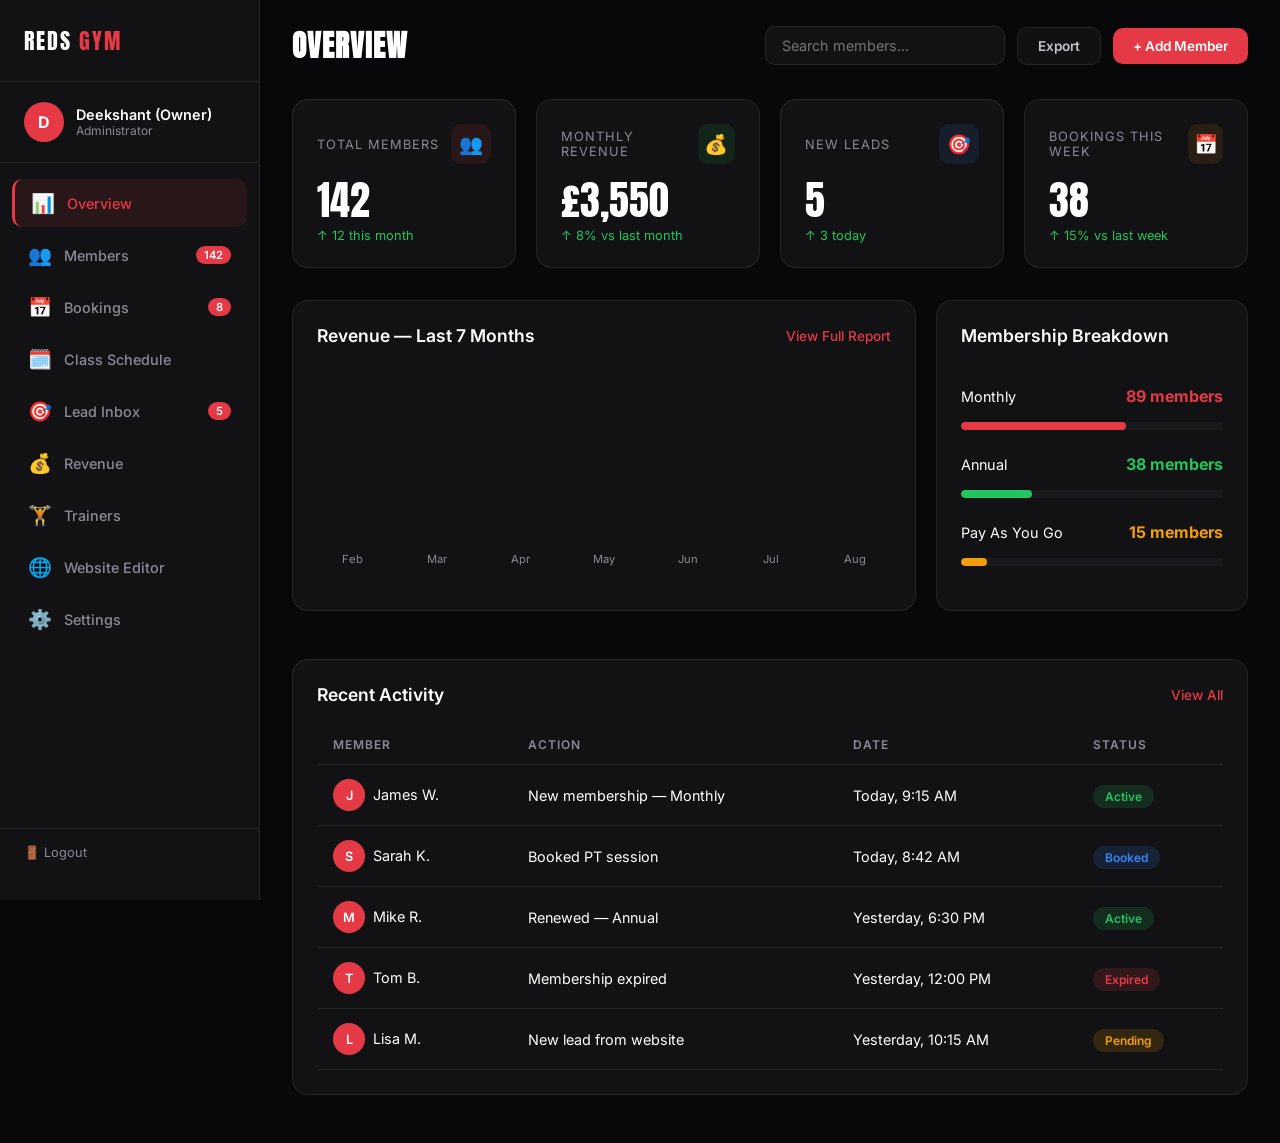
<file: dashboard/index.html>
<!DOCTYPE html>
<html lang="en">
<head>
    <meta charset="UTF-8">
    <meta name="viewport" content="width=device-width, initial-scale=1.0">
    <title>REDS GYM — Owner Dashboard</title>
    <link rel="preconnect" href="https://fonts.googleapis.com">
    <link href="https://fonts.googleapis.com/css2?family=Anton&family=Inter:wght@300;400;500;600;700;800;900&display=swap" rel="stylesheet">
    <style>
        * { margin: 0; padding: 0; box-sizing: border-box; }
        :root {
            --red: #e63946;
            --red-glow: rgba(230, 57, 70, 0.3);
            --red-dark: #b71c2c;
            --black: #08080a;
            --charcoal: #121214;
            --graphite: #1a1a1e;
            --steel: #26262c;
            --ash: #3a3a42;
            --fog: #8a8a96;
            --mist: #c4c4cc;
            --white: #fff;
            --glass: rgba(255, 255, 255, 0.04);
            --glass-border: rgba(255, 255, 255, 0.08);
            --green: #22c55e;
            --amber: #f59e0b;
            --blue: #3b82f6;
        }
        body {
            font-family: 'Inter', sans-serif;
            background: var(--black);
            color: var(--white);
            display: flex;
            min-height: 100vh;
            -webkit-font-smoothing: antialiased;
        }

        /* SIDEBAR */
        .sidebar {
            width: 260px;
            background: var(--charcoal);
            border-right: 1px solid var(--glass-border);
            position: fixed;
            top: 0; left: 0; bottom: 0;
            padding: 24px 0;
            z-index: 100;
            transition: transform 0.3s;
            display: flex;
            flex-direction: column;
        }
        .sidebar-logo {
            font-family: 'Anton', sans-serif;
            font-size: 1.4rem;
            padding: 0 24px 24px;
            border-bottom: 1px solid var(--glass-border);
            letter-spacing: 2px;
        }
        .sidebar-logo span { color: var(--red); }
        .sidebar-user {
            padding: 20px 24px;
            display: flex;
            align-items: center;
            gap: 12px;
            border-bottom: 1px solid var(--glass-border);
        }
        .sidebar-user-avatar {
            width: 40px; height: 40px;
            background: var(--red);
            border-radius: 50%;
            display: flex;
            align-items: center;
            justify-content: center;
            font-weight: 700;
            font-size: 1rem;
        }
        .sidebar-user-name { font-size: 0.9rem; font-weight: 600; }
        .sidebar-user-role { font-size: 0.75rem; color: var(--fog); }
        .nav-menu { flex: 1; padding: 16px 12px; overflow-y: auto; }
        .nav-item {
            display: flex;
            align-items: center;
            gap: 12px;
            padding: 12px 16px;
            color: var(--fog);
            text-decoration: none;
            border-radius: 10px;
            font-size: 0.9rem;
            font-weight: 500;
            cursor: pointer;
            transition: all 0.2s;
            margin-bottom: 4px;
        }
        .nav-item:hover { background: var(--glass); color: var(--white); }
        .nav-item.active { background: rgba(230,57,70,0.1); color: var(--red); border-left: 3px solid var(--red); }
        .nav-icon { font-size: 1.2rem; width: 24px; text-align: center; }
        .nav-badge {
            margin-left: auto;
            background: var(--red);
            color: #fff;
            font-size: 0.7rem;
            padding: 2px 8px;
            border-radius: 100px;
            font-weight: 600;
        }
        .sidebar-footer {
            padding: 16px 24px;
            border-top: 1px solid var(--glass-border);
        }
        .sidebar-footer a {
            color: var(--fog);
            text-decoration: none;
            font-size: 0.8rem;
            display: flex;
            align-items: center;
            gap: 8px;
        }
        .sidebar-footer a:hover { color: var(--red); }

        /* MAIN */
        .main {
            flex: 1;
            margin-left: 260px;
            padding: 24px 32px;
            min-height: 100vh;
        }
        .topbar {
            display: flex;
            justify-content: space-between;
            align-items: center;
            margin-bottom: 32px;
        }
        .topbar h1 {
            font-family: 'Anton', sans-serif;
            font-size: 1.8rem;
            text-transform: uppercase;
            letter-spacing: 1px;
        }
        .topbar-actions { display: flex; gap: 12px; align-items: center; }
        .topbar-search {
            background: var(--charcoal);
            border: 1px solid var(--glass-border);
            border-radius: 10px;
            padding: 10px 16px;
            color: var(--mist);
            font-size: 0.9rem;
            width: 240px;
            font-family: inherit;
        }
        .topbar-search:focus { outline: none; border-color: var(--red); }
        .btn {
            background: var(--red);
            color: #fff;
            border: none;
            padding: 10px 20px;
            border-radius: 10px;
            font-weight: 600;
            font-size: 0.85rem;
            cursor: pointer;
            font-family: inherit;
            transition: all 0.2s;
        }
        .btn:hover { transform: translateY(-2px); box-shadow: 0 4px 20px var(--red-glow); }
        .btn-ghost {
            background: var(--glass);
            border: 1px solid var(--glass-border);
            color: var(--mist);
        }
        .btn-ghost:hover { background: rgba(255,255,255,0.08); }

        /* PAGE SYSTEM */
        .page { display: none; }
        .page.active { display: block; }

        /* STAT CARDS */
        .stats-grid {
            display: grid;
            grid-template-columns: repeat(auto-fit, minmax(220px, 1fr));
            gap: 20px;
            margin-bottom: 32px;
        }
        .stat-card {
            background: var(--charcoal);
            border: 1px solid var(--glass-border);
            border-radius: 16px;
            padding: 24px;
            transition: all 0.3s;
        }
        .stat-card:hover { border-color: rgba(230,57,70,0.2); transform: translateY(-4px); }
        .stat-card-header {
            display: flex;
            justify-content: space-between;
            align-items: center;
            margin-bottom: 16px;
        }
        .stat-card-label { color: var(--fog); font-size: 0.8rem; text-transform: uppercase; letter-spacing: 1px; }
        .stat-card-icon {
            width: 40px; height: 40px;
            border-radius: 10px;
            display: flex;
            align-items: center;
            justify-content: center;
            font-size: 1.2rem;
        }
        .stat-card-value { font-family: 'Anton', sans-serif; font-size: 2.5rem; line-height: 1; }
        .stat-card-change {
            font-size: 0.8rem;
            margin-top: 8px;
            display: flex;
            align-items: center;
            gap: 4px;
        }
        .stat-up { color: var(--green); }
        .stat-down { color: var(--red); }

        /* PANELS */
        .panel {
            background: var(--charcoal);
            border: 1px solid var(--glass-border);
            border-radius: 16px;
            padding: 24px;
            margin-bottom: 24px;
        }
        .panel-header {
            display: flex;
            justify-content: space-between;
            align-items: center;
            margin-bottom: 20px;
        }
        .panel-title { font-weight: 600; font-size: 1.1rem; }
        .panel-link { color: var(--red); font-size: 0.85rem; text-decoration: none; font-weight: 500; }

        /* CHART */
        .chart-container {
            display: grid;
            grid-template-columns: 2fr 1fr;
            gap: 20px;
            margin-bottom: 24px;
        }
        .chart-bars {
            display: flex;
            align-items: flex-end;
            gap: 12px;
            height: 200px;
            padding-top: 20px;
        }
        .chart-bar-group { flex: 1; display: flex; flex-direction: column; align-items: center; gap: 8px; }
        .chart-bar {
            width: 100%;
            max-width: 40px;
            background: linear-gradient(180deg, var(--red), var(--red-dark));
            border-radius: 6px 6px 0 0;
            transition: all 0.3s;
            position: relative;
        }
        .chart-bar:hover { opacity: 0.8; transform: scaleY(1.05); }
        .chart-bar-label { font-size: 0.7rem; color: var(--fog); }

        /* TABLE */
        .table { width: 100%; border-collapse: collapse; }
        .table th {
            text-align: left;
            padding: 12px 16px;
            color: var(--fog);
            font-size: 0.75rem;
            text-transform: uppercase;
            letter-spacing: 1px;
            font-weight: 600;
            border-bottom: 1px solid var(--glass-border);
        }
        .table td {
            padding: 14px 16px;
            border-bottom: 1px solid var(--glass-border);
            font-size: 0.9rem;
        }
        .table tr:hover { background: var(--glass); }
        .badge {
            padding: 4px 12px;
            border-radius: 100px;
            font-size: 0.75rem;
            font-weight: 600;
        }
        .badge-green { background: rgba(34,197,94,0.15); color: var(--green); }
        .badge-amber { background: rgba(245,158,11,0.15); color: var(--amber); }
        .badge-red { background: rgba(230,57,70,0.15); color: var(--red); }
        .badge-blue { background: rgba(59,130,246,0.15); color: var(--blue); }
        .avatar-sm {
            width: 32px; height: 32px;
            background: var(--red);
            border-radius: 50%;
            display: inline-flex;
            align-items: center;
            justify-content: center;
            font-weight: 600;
            font-size: 0.8rem;
            margin-right: 8px;
        }

        /* FORM */
        .form-group { margin-bottom: 20px; }
        .form-group label { display: block; margin-bottom: 8px; font-size: 0.8rem; color: var(--fog); text-transform: uppercase; letter-spacing: 1px; font-weight: 600; }
        .form-group input, .form-group select, .form-group textarea {
            width: 100%;
            padding: 12px 16px;
            background: var(--graphite);
            border: 1px solid var(--glass-border);
            border-radius: 10px;
            color: #fff;
            font-size: 0.9rem;
            font-family: inherit;
        }
        .form-group input:focus, .form-group select:focus, .form-group textarea:focus { outline: none; border-color: var(--red); }
        .form-row { display: grid; grid-template-columns: 1fr 1fr; gap: 16px; }

        /* MODAL */
        .modal-overlay {
            display: none;
            position: fixed;
            inset: 0;
            background: rgba(0,0,0,0.7);
            backdrop-filter: blur(8px);
            z-index: 1000;
            justify-content: center;
            align-items: center;
        }
        .modal-overlay.show { display: flex; }
        .modal {
            background: var(--charcoal);
            border: 1px solid var(--glass-border);
            border-radius: 20px;
            padding: 32px;
            width: 90%;
            max-width: 500px;
            max-height: 90vh;
            overflow-y: auto;
        }
        .modal h2 { font-family: 'Anton', sans-serif; font-size: 1.5rem; text-transform: uppercase; margin-bottom: 24px; }
        .modal-close {
            float: right;
            background: none;
            border: none;
            color: var(--fog);
            font-size: 1.5rem;
            cursor: pointer;
        }

        /* LEAD CARD */
        .lead-card {
            display: flex;
            align-items: center;
            gap: 16px;
            padding: 16px;
            border-radius: 12px;
            background: var(--graphite);
            margin-bottom: 12px;
            border: 1px solid var(--glass-border);
            transition: all 0.2s;
        }
        .lead-card:hover { border-color: rgba(230,57,70,0.2); }
        .lead-info { flex: 1; }
        .lead-name { font-weight: 600; font-size: 0.95rem; }
        .lead-meta { color: var(--fog); font-size: 0.8rem; margin-top: 4px; }
        .lead-actions { display: flex; gap: 8px; }

        /* SCHEDULE */
        .schedule-grid {
            display: grid;
            grid-template-columns: 80px repeat(6, 1fr);
            gap: 4px;
        }
        .schedule-header {
            text-align: center;
            padding: 10px;
            color: var(--fog);
            font-size: 0.75rem;
            text-transform: uppercase;
            font-weight: 600;
        }
        .schedule-time { padding: 10px; color: var(--fog); font-size: 0.75rem; text-align: right; }
        .schedule-slot {
            background: var(--graphite);
            border-radius: 8px;
            padding: 8px;
            font-size: 0.75rem;
            min-height: 50px;
            border: 1px solid var(--glass-border);
        }
        .schedule-slot.has-class {
            background: rgba(230,57,70,0.1);
            border-color: rgba(230,57,70,0.2);
        }
        .schedule-slot .class-name { font-weight: 600; color: var(--red); }
        .schedule-slot .class-coach { color: var(--fog); font-size: 0.7rem; }

        /* MOBILE */
        .mobile-toggle { display: none; background: none; border: none; color: #fff; font-size: 1.5rem; cursor: pointer; }
        @media (max-width: 900px) {
            .chart-container { grid-template-columns: 1fr; }
            .sidebar { transform: translateX(-100%); }
            .sidebar.open { transform: translateX(0); }
            .main { margin-left: 0; padding: 16px; }
            .mobile-toggle { display: block; }
            .topbar-search { width: 150px; }
            .form-row { grid-template-columns: 1fr; }
        }
    </style>
</head>
<body>
    <!-- SIDEBAR -->
    <aside class="sidebar" id="sidebar">
        <div class="sidebar-logo">REDS <span>GYM</span></div>
        <div class="sidebar-user">
            <div class="sidebar-user-avatar">D</div>
            <div>
                <div class="sidebar-user-name">Deekshant (Owner)</div>
                <div class="sidebar-user-role">Administrator</div>
            </div>
        </div>
        <nav class="nav-menu">
            <div class="nav-item active" onclick="showPage('overview')"><span class="nav-icon">📊</span> Overview</div>
            <div class="nav-item" onclick="showPage('members')"><span class="nav-icon">👥</span> Members <span class="nav-badge">142</span></div>
            <div class="nav-item" onclick="showPage('bookings')"><span class="nav-icon">📅</span> Bookings <span class="nav-badge">8</span></div>
            <div class="nav-item" onclick="showPage('schedule')"><span class="nav-icon">🗓️</span> Class Schedule</div>
            <div class="nav-item" onclick="showPage('leads')"><span class="nav-icon">🎯</span> Lead Inbox <span class="nav-badge">5</span></div>
            <div class="nav-item" onclick="showPage('revenue')"><span class="nav-icon">💰</span> Revenue</div>
            <div class="nav-item" onclick="showPage('trainers')"><span class="nav-icon">🏋️</span> Trainers</div>
            <div class="nav-item" onclick="showPage('website')"><span class="nav-icon">🌐</span> Website Editor</div>
            <div class="nav-item" onclick="showPage('settings')"><span class="nav-icon">⚙️</span> Settings</div>
        </nav>
        <div class="sidebar-footer">
            <a href="#" onclick="alert('Logout would happen here')">🚪 Logout</a>
        </div>
    </aside>

    <!-- MAIN -->
    <main class="main">
        <!-- TOPBAR -->
        <div class="topbar">
            <div style="display:flex;align-items:center;gap:12px;">
                <button class="mobile-toggle" onclick="document.getElementById('sidebar').classList.toggle('open')">☰</button>
                <h1 id="pageTitle">Overview</h1>
            </div>
            <div class="topbar-actions">
                <input type="text" class="topbar-search" placeholder="Search members...">
                <button class="btn-ghost btn">Export</button>
                <button class="btn" onclick="openModal('addMember')">+ Add Member</button>
            </div>
        </div>

        <!-- OVERVIEW PAGE -->
        <div class="page active" id="overview">
            <div class="stats-grid">
                <div class="stat-card">
                    <div class="stat-card-header">
                        <span class="stat-card-label">Total Members</span>
                        <div class="stat-card-icon" style="background:rgba(230,57,70,0.1);">👥</div>
                    </div>
                    <div class="stat-card-value">142</div>
                    <div class="stat-card-change stat-up">↑ 12 this month</div>
                </div>
                <div class="stat-card">
                    <div class="stat-card-header">
                        <span class="stat-card-label">Monthly Revenue</span>
                        <div class="stat-card-icon" style="background:rgba(34,197,94,0.1);">💰</div>
                    </div>
                    <div class="stat-card-value">£3,550</div>
                    <div class="stat-card-change stat-up">↑ 8% vs last month</div>
                </div>
                <div class="stat-card">
                    <div class="stat-card-header">
                        <span class="stat-card-label">New Leads</span>
                        <div class="stat-card-icon" style="background:rgba(59,130,246,0.1);">🎯</div>
                    </div>
                    <div class="stat-card-value">5</div>
                    <div class="stat-card-change stat-up">↑ 3 today</div>
                </div>
                <div class="stat-card">
                    <div class="stat-card-header">
                        <span class="stat-card-label">Bookings This Week</span>
                        <div class="stat-card-icon" style="background:rgba(245,158,11,0.1);">📅</div>
                    </div>
                    <div class="stat-card-value">38</div>
                    <div class="stat-card-change stat-up">↑ 15% vs last week</div>
                </div>
            </div>

            <div class="chart-container">
                <div class="panel">
                    <div class="panel-header">
                        <span class="panel-title">Revenue — Last 7 Months</span>
                        <span class="panel-link">View Full Report</span>
                    </div>
                    <div class="chart-bars">
                        <div class="chart-bar-group"><div class="chart-bar" style="height:45%"></div><div class="chart-bar-label">Feb</div></div>
                        <div class="chart-bar-group"><div class="chart-bar" style="height:52%"></div><div class="chart-bar-label">Mar</div></div>
                        <div class="chart-bar-group"><div class="chart-bar" style="height:60%"></div><div class="chart-bar-label">Apr</div></div>
                        <div class="chart-bar-group"><div class="chart-bar" style="height:68%"></div><div class="chart-bar-label">May</div></div>
                        <div class="chart-bar-group"><div class="chart-bar" style="height:75%"></div><div class="chart-bar-label">Jun</div></div>
                        <div class="chart-bar-group"><div class="chart-bar" style="height:82%"></div><div class="chart-bar-label">Jul</div></div>
                        <div class="chart-bar-group"><div class="chart-bar" style="height:95%"></div><div class="chart-bar-label">Aug</div></div>
                    </div>
                </div>
                <div class="panel">
                    <div class="panel-header"><span class="panel-title">Membership Breakdown</span></div>
                    <div style="padding:20px 0;">
                        <div style="display:flex;justify-content:space-between;align-items:center;margin-bottom:16px;">
                            <span style="font-size:0.9rem;">Monthly</span>
                            <span style="font-weight:700;color:var(--red);">89 members</span>
                        </div>
                        <div style="height:8px;background:var(--graphite);border-radius:100px;overflow:hidden;margin-bottom:24px;">
                            <div style="width:63%;height:100%;background:var(--red);border-radius:100px;"></div>
                        </div>
                        <div style="display:flex;justify-content:space-between;align-items:center;margin-bottom:16px;">
                            <span style="font-size:0.9rem;">Annual</span>
                            <span style="font-weight:700;color:var(--green);">38 members</span>
                        </div>
                        <div style="height:8px;background:var(--graphite);border-radius:100px;overflow:hidden;margin-bottom:24px;">
                            <div style="width:27%;height:100%;background:var(--green);border-radius:100px;"></div>
                        </div>
                        <div style="display:flex;justify-content:space-between;align-items:center;margin-bottom:16px;">
                            <span style="font-size:0.9rem;">Pay As You Go</span>
                            <span style="font-weight:700;color:var(--amber);">15 members</span>
                        </div>
                        <div style="height:8px;background:var(--graphite);border-radius:100px;overflow:hidden;">
                            <div style="width:10%;height:100%;background:var(--amber);border-radius:100px;"></div>
                        </div>
                    </div>
                </div>
            </div>

            <div class="panel">
                <div class="panel-header">
                    <span class="panel-title">Recent Activity</span>
                    <span class="panel-link">View All</span>
                </div>
                <table class="table">
                    <thead>
                        <tr><th>Member</th><th>Action</th><th>Date</th><th>Status</th></tr>
                    </thead>
                    <tbody>
                        <tr><td><span class="avatar-sm">J</span>James W.</td><td>New membership — Monthly</td><td>Today, 9:15 AM</td><td><span class="badge badge-green">Active</span></td></tr>
                        <tr><td><span class="avatar-sm">S</span>Sarah K.</td><td>Booked PT session</td><td>Today, 8:42 AM</td><td><span class="badge badge-blue">Booked</span></td></tr>
                        <tr><td><span class="avatar-sm">M</span>Mike R.</td><td>Renewed — Annual</td><td>Yesterday, 6:30 PM</td><td><span class="badge badge-green">Active</span></td></tr>
                        <tr><td><span class="avatar-sm">T</span>Tom B.</td><td>Membership expired</td><td>Yesterday, 12:00 PM</td><td><span class="badge badge-red">Expired</span></td></tr>
                        <tr><td><span class="avatar-sm">L</span>Lisa M.</td><td>New lead from website</td><td>Yesterday, 10:15 AM</td><td><span class="badge badge-amber">Pending</span></td></tr>
                    </tbody>
                </table>
            </div>
        </div>

        <!-- MEMBERS PAGE -->
        <div class="page" id="members">
            <div class="panel">
                <div class="panel-header">
                    <span class="panel-title">All Members (142)</span>
                    <button class="btn" onclick="openModal('addMember')">+ Add Member</button>
                </div>
                <table class="table">
                    <thead>
                        <tr><th>Member</th><th>Plan</th><th>Joined</th><th>Status</th><th>Next Payment</th><th>Actions</th></tr>
                    </thead>
                    <tbody>
                        <tr><td><span class="avatar-sm">J</span>James Wilson</td><td>Monthly — £25</td><td>Jan 2026</td><td><span class="badge badge-green">Active</span></td><td>Sep 1, 2026</td><td><button class="btn-ghost btn" style="padding:6px 12px;font-size:0.8rem;">View</button></td></tr>
                        <tr><td><span class="avatar-sm">S</span>Sarah Khan</td><td>Annual — £240</td><td>Mar 2026</td><td><span class="badge badge-green">Active</span></td><td>Mar 2027</td><td><button class="btn-ghost btn" style="padding:6px 12px;font-size:0.8rem;">View</button></td></tr>
                        <tr><td><span class="avatar-sm">M</span>Mike Roberts</td><td>Monthly — £25</td><td>Jun 2025</td><td><span class="badge badge-green">Active</span></td><td>Sep 1, 2026</td><td><button class="btn-ghost btn" style="padding:6px 12px;font-size:0.8rem;">View</button></td></tr>
                        <tr><td><span class="avatar-sm">T</span>Tom Brown</td><td>Monthly — £25</td><td>Feb 2026</td><td><span class="badge badge-red">Expired</span></td><td>Overdue</td><td><button class="btn-ghost btn" style="padding:6px 12px;font-size:0.8rem;">View</button></td></tr>
                        <tr><td><span class="avatar-sm">L</span>Lisa Martin</td><td>Pay As You Go</td><td>Jul 2026</td><td><span class="badge badge-amber">Casual</span></td><td>—</td><td><button class="btn-ghost btn" style="padding:6px 12px;font-size:0.8rem;">View</button></td></tr>
                        <tr><td><span class="avatar-sm">D</span>Dan Cooper</td><td>Monthly — £25</td><td>May 2026</td><td><span class="badge badge-green">Active</span></td><td>Sep 1, 2026</td><td><button class="btn-ghost btn" style="padding:6px 12px;font-size:0.8rem;">View</button></td></tr>
                    </tbody>
                </table>
            </div>
        </div>

        <!-- BOOKINGS PAGE -->
        <div class="page" id="bookings">
            <div class="panel">
                <div class="panel-header"><span class="panel-title">Upcoming Bookings (8)</span></div>
                <table class="table">
                    <thead><tr><th>Member</th><th>Session Type</th><th>Date & Time</th><th>Trainer</th><th>Status</th></tr></thead>
                    <tbody>
                        <tr><td><span class="avatar-sm">S</span>Sarah K.</td><td>Personal Training</td><td>Today, 2:00 PM</td><td>Coach Mike</td><td><span class="badge badge-green">Confirmed</span></td></tr>
                        <tr><td><span class="avatar-sm">J</span>James W.</td><td>Free Tour</td><td>Today, 4:00 PM</td><td>—</td><td><span class="badge badge-amber">Pending</span></td></tr>
                        <tr><td><span class="avatar-sm">D</span>Dan C.</td><td>Personal Training</td><td>Tomorrow, 10:00 AM</td><td>Coach Mike</td><td><span class="badge badge-green">Confirmed</span></td></tr>
                        <tr><td><span class="avatar-sm">L</span>Lisa M.</td><td>Free Tour</td><td>Tomorrow, 11:30 AM</td><td>—</td><td><span class="badge badge-amber">Pending</span></td></tr>
                    </tbody>
                </table>
            </div>
        </div>

        <!-- SCHEDULE PAGE -->
        <div class="page" id="schedule">
            <div class="panel">
                <div class="panel-header">
                    <span class="panel-title">Weekly Class Schedule</span>
                    <button class="btn">+ Add Class</button>
                </div>
                <div class="schedule-grid">
                    <div class="schedule-header">Time</div>
                    <div class="schedule-header">Mon</div>
                    <div class="schedule-header">Tue</div>
                    <div class="schedule-header">Wed</div>
                    <div class="schedule-header">Thu</div>
                    <div class="schedule-header">Fri</div>
                    <div class="schedule-header">Sat</div>

                    <div class="schedule-time">6:00 AM</div>
                    <div class="schedule-slot has-class"><div class="class-name">Powerlifting</div><div class="class-coach">Coach Mike</div></div>
                    <div class="schedule-slot"></div>
                    <div class="schedule-slot has-class"><div class="class-name">Powerlifting</div><div class="class-coach">Coach Mike</div></div>
                    <div class="schedule-slot"></div>
                    <div class="schedule-slot has-class"><div class="class-name">Powerlifting</div><div class="class-coach">Coach Mike</div></div>
                    <div class="schedule-slot has-class"><div class="class-name">Open Gym</div><div class="class-coach">—</div></div>

                    <div class="schedule-time">9:00 AM</div>
                    <div class="schedule-slot has-class"><div class="class-name">Bodybuilding</div><div class="class-coach">Coach Sarah</div></div>
                    <div class="schedule-slot has-class"><div class="class-name">Bodybuilding</div><div class="class-coach">Coach Sarah</div></div>
                    <div class="schedule-slot"></div>
                    <div class="schedule-slot has-class"><div class="class-name">Bodybuilding</div><div class="class-coach">Coach Sarah</div></div>
                    <div class="schedule-slot"></div>
                    <div class="schedule-slot has-class"><div class="class-name">Open Gym</div><div class="class-coach">—</div></div>

                    <div class="schedule-time">5:00 PM</div>
                    <div class="schedule-slot has-class"><div class="class-name">Strength Class</div><div class="class-coach">Coach Mike</div></div>
                    <div class="schedule-slot"></div>
                    <div class="schedule-slot has-class"><div class="class-name">Strength Class</div><div class="class-coach">Coach Mike</div></div>
                    <div class="schedule-slot"></div>
                    <div class="schedule-slot has-class"><div class="class-name">Strength Class</div><div class="class-coach">Coach Mike</div></div>
                    <div class="schedule-slot"></div>

                    <div class="schedule-time">7:00 PM</div>
                    <div class="schedule-slot has-class"><div class="class-name">PT Sessions</div><div class="class-coach">All Coaches</div></div>
                    <div class="schedule-slot has-class"><div class="class-name">PT Sessions</div><div class="class-coach">All Coaches</div></div>
                    <div class="schedule-slot has-class"><div class="class-name">PT Sessions</div><div class="class-coach">All Coaches</div></div>
                    <div class="schedule-slot has-class"><div class="class-name">PT Sessions</div><div class="class-coach">All Coaches</div></div>
                    <div class="schedule-slot has-class"><div class="class-name">PT Sessions</div><div class="class-coach">All Coaches</div></div>
                    <div class="schedule-slot"></div>
                </div>
            </div>
        </div>

        <!-- LEADS PAGE -->
        <div class="page" id="leads">
            <div class="panel">
                <div class="panel-header">
                    <span class="panel-title">Lead Inbox (5 new)</span>
                    <span class="panel-link">Mark all read</span>
                </div>
                <div class="lead-card">
                    <div class="avatar-sm" style="background:var(--blue)">L</div>
                    <div class="lead-info">
                        <div class="lead-name">Lisa Martin</div>
                        <div class="lead-meta">📞 07912 345678 · Interested in Monthly · "Looking to start bodybuilding" · Today 10:15 AM</div>
                    </div>
                    <div class="lead-actions">
                        <button class="btn" style="padding:8px 16px;font-size:0.8rem;">📞 Call</button>
                        <button class="btn-ghost btn" style="padding:8px 16px;font-size:0.8rem;">💬 WhatsApp</button>
                    </div>
                </div>
                <div class="lead-card">
                    <div class="avatar-sm" style="background:var(--green)">R</div>
                    <div class="lead-info">
                        <div class="lead-name">Ryan Clarke</div>
                        <div class="lead-meta">📞 07845 987654 · Interested in Annual · "Powerlifting background" · Yesterday 4:30 PM</div>
                    </div>
                    <div class="lead-actions">
                        <button class="btn" style="padding:8px 16px;font-size:0.8rem;">📞 Call</button>
                        <button class="btn-ghost btn" style="padding:8px 16px;font-size:0.8rem;">💬 WhatsApp</button>
                    </div>
                </div>
                <div class="lead-card">
                    <div class="avatar-sm" style="background:var(--amber)">E</div>
                    <div class="lead-info">
                        <div class="lead-name">Emma Turner</div>
                        <div class="lead-meta">📞 07555 123456 · Interested in PT · "First timer, need guidance" · Yesterday 2:00 PM</div>
                    </div>
                    <div class="lead-actions">
                        <button class="btn" style="padding:8px 16px;font-size:0.8rem;">📞 Call</button>
                        <button class="btn-ghost btn" style="padding:8px 16px;font-size:0.8rem;">💬 WhatsApp</button>
                    </div>
                </div>
            </div>
        </div>

        <!-- REVENUE PAGE -->
        <div class="page" id="revenue">
            <div class="stats-grid">
                <div class="stat-card">
                    <div class="stat-card-header"><span class="stat-card-label">This Month</span><div class="stat-card-icon" style="background:rgba(34,197,94,0.1);">💰</div></div>
                    <div class="stat-card-value">£3,550</div>
                    <div class="stat-card-change stat-up">↑ 8% vs last month</div>
                </div>
                <div class="stat-card">
                    <div class="stat-card-header"><span class="stat-card-label">This Year</span><div class="stat-card-icon" style="background:rgba(59,130,246,0.1);">📈</div></div>
                    <div class="stat-card-value">£24,200</div>
                    <div class="stat-card-change stat-up">↑ 22% vs 2025</div>
                </div>
                <div class="stat-card">
                    <div class="stat-card-header"><span class="stat-card-label">PT Revenue</span><div class="stat-card-icon" style="background:rgba(245,158,11,0.1);">🏋️</div></div>
                    <div class="stat-card-value">£820</div>
                    <div class="stat-card-change stat-up">↑ 15% this month</div>
                </div>
                <div class="stat-card">
                    <div class="stat-card-header"><span class="stat-card-label">Avg/Member</span><div class="stat-card-icon" style="background:rgba(230,57,70,0.1);">👤</div></div>
                    <div class="stat-card-value">£25</div>
                    <div class="stat-card-change">— Stable</div>
                </div>
            </div>
            <div class="panel">
                <div class="panel-header"><span class="panel-title">Revenue Breakdown</span></div>
                <table class="table">
                    <thead><tr><th>Source</th><th>Members</th><th>Monthly</th><th>Annual</th><th>Total</th></tr></thead>
                    <tbody>
                        <tr><td>Monthly Membership</td><td>89</td><td>£2,225</td><td>—</td><td>£2,225</td></tr>
                        <tr><td>Annual Membership</td><td>38</td><td>—</td><td>£9,120</td><td>£760/mo equiv.</td></tr>
                        <tr><td>Pay As You Go</td><td>15</td><td>£465</td><td>—</td><td>£465</td></tr>
                        <tr><td>Personal Training</td><td>—</td><td>£820</td><td>—</td><td>£820</td></tr>
                        <tr><td><strong>Total</strong></td><td><strong>142</strong></td><td colspan="2"></td><td><strong>£4,270/mo</strong></td></tr>
                    </tbody>
                </table>
            </div>
        </div>

        <!-- TRAINERS PAGE -->
        <div class="page" id="trainers">
            <div class="panel">
                <div class="panel-header"><span class="panel-title">Trainers (3)</span><button class="btn">+ Add Trainer</button></div>
                <div style="display:grid;grid-template-columns:repeat(auto-fit,minmax(250px,1fr));gap:20px;">
                    <div style="background:var(--graphite);border-radius:16px;padding:24px;border:1px solid var(--glass-border);">
                        <div style="display:flex;align-items:center;gap:12px;margin-bottom:16px;">
                            <div class="avatar-sm" style="width:48px;height:48px;font-size:1.2rem;">M</div>
                            <div><div style="font-weight:600;">Coach Mike</div><div style="color:var(--fog);font-size:0.8rem;">Head Coach · Powerlifting</div></div>
                        </div>
                        <div style="color:var(--fog);font-size:0.85rem;margin-bottom:12px;">5 years experience · Powerlifting specialist · British Powerlifting certified</div>
                        <div style="display:flex;gap:8px;">
                            <span class="badge badge-green">12 active clients</span>
                            <span class="badge badge-blue">3 classes/wk</span>
                        </div>
                    </div>
                    <div style="background:var(--graphite);border-radius:16px;padding:24px;border:1px solid var(--glass-border);">
                        <div style="display:flex;align-items:center;gap:12px;margin-bottom:16px;">
                            <div class="avatar-sm" style="width:48px;height:48px;font-size:1.2rem;background:var(--blue);">S</div>
                            <div><div style="font-weight:600;">Coach Sarah</div><div style="color:var(--fog);font-size:0.8rem;">Bodybuilding Coach</div></div>
                        </div>
                        <div style="color:var(--fog);font-size:0.85rem;margin-bottom:12px;">3 years experience · Bodybuilding · NPC competitor · Nutrition certified</div>
                        <div style="display:flex;gap:8px;">
                            <span class="badge badge-green">8 active clients</span>
                            <span class="badge badge-blue">2 classes/wk</span>
                        </div>
                    </div>
                </div>
            </div>
        </div>

        <!-- WEBSITE EDITOR PAGE -->
        <div class="page" id="website">
            <div class="panel">
                <div class="panel-header"><span class="panel-title">Website Content Editor</span><span class="panel-link">View Live Site →</span></div>
                <div class="form-group">
                    <label>Business Name</label>
                    <input type="text" value="REDS GYM">
                </div>
                <div class="form-row">
                    <div class="form-group"><label>Phone Number</label><input type="text" value="+44 7515 788990"></div>
                    <div class="form-group"><label>WhatsApp</label><input type="text" value="+44 7515 788990"></div>
                </div>
                <div class="form-group"><label>Address</label><input type="text" value="Denton Lane, Chadderton, Oldham OL9 8PU"></div>
                <div class="form-row">
                    <div class="form-group"><label>Instagram URL</label><input type="text" value="https://instagram.com/redsgymoldham"></div>
                    <div class="form-group"><label>Facebook URL</label><input type="text" value="https://facebook.com/p/REDS-GYM-100087682324416/"></div>
                </div>
                <div class="form-group"><label>Hero Tagline</label><input type="text" value="Where champions are forged. Oldham's premier bodybuilding & strength training facility."></div>
                <div class="form-group"><label>About Section</label><textarea rows="4">REDS GYM is Chadderton's hidden gem — a hardcore bodybuilding gym built for serious lifters...</textarea></div>
                <button class="btn">Save Changes</button>
            </div>
        </div>

        <!-- SETTINGS PAGE -->
        <div class="page" id="settings">
            <div class="panel">
                <div class="panel-header"><span class="panel-title">Gym Settings</span></div>
                <div class="form-row">
                    <div class="form-group"><label>Monthly Price (£)</label><input type="number" value="25"></div>
                    <div class="form-group"><label>Annual Price (£)</label><input type="number" value="240"></div>
                </div>
                <div class="form-row">
                    <div class="form-group"><label>Drop-in Price (£)</label><input type="number" value="5"></div>
                    <div class="form-group"><label>Currency</label><select><option>GBP (£)</option><option>EUR (€)</option><option>USD ($)</option></select></div>
                </div>
                <div class="form-group"><label>Notification Email</label><input type="email" value="owner@redsgym.co.uk"></div>
                <div class="form-group"><label>WhatsApp Number for Leads</label><input type="text" value="+44 7515 788990"></div>
                <div class="form-group">
                    <label>Features</label>
                    <div style="display:flex;flex-wrap:wrap;gap:12px;margin-top:8px;">
                        <label style="display:flex;align-items:center;gap:8px;font-size:0.9rem;cursor:pointer;"><input type="checkbox" checked> Online Booking</label>
                        <label style="display:flex;align-items:center;gap:8px;font-size:0.9rem;cursor:pointer;"><input type="checkbox" checked> Member Portal</label>
                        <label style="display:flex;align-items:center;gap:8px;font-size:0.9rem;cursor:pointer;"><input type="checkbox" checked> Lead Capture</label>
                        <label style="display:flex;align-items:center;gap:8px;font-size:0.9rem;cursor:pointer;"><input type="checkbox" checked> Class Schedule</label>
                        <label style="display:flex;align-items:center;gap:8px;font-size:0.9rem;cursor:pointer;"><input type="checkbox" checked> Google Reviews</label>
                        <label style="display:flex;align-items:center;gap:8px;font-size:0.9rem;cursor:pointer;"><input type="checkbox"> Online Payments</label>
                    </div>
                </div>
                <button class="btn">Save Settings</button>
            </div>
        </div>
    </main>

    <!-- MODAL -->
    <div class="modal-overlay" id="modalOverlay">
        <div class="modal">
            <button class="modal-close" onclick="closeModal()">×</button>
            <h2 id="modalTitle">Add Member</h2>
            <div class="form-row">
                <div class="form-group"><label>First Name</label><input type="text" placeholder="John"></div>
                <div class="form-group"><label>Last Name</label><input type="text" placeholder="Smith"></div>
            </div>
            <div class="form-row">
                <div class="form-group"><label>Phone</label><input type="tel" placeholder="+44..."></div>
                <div class="form-group"><label>Email</label><input type="email" placeholder="john@email.com"></div>
            </div>
            <div class="form-group"><label>Membership Plan</label><select><option>Monthly — £25/mo</option><option>Annual — £240/yr</option><option>Pay As You Go — £5/session</option></select></div>
            <div class="form-group"><label>Notes</label><textarea rows="2" placeholder="Any notes..."></textarea></div>
            <button class="btn" style="width:100%;" onclick="closeModal()">Add Member</button>
        </div>
    </div>

    <script>
        function showPage(pageId) {
            document.querySelectorAll('.page').forEach(p => p.classList.remove('active'));
            document.querySelectorAll('.nav-item').forEach(n => n.classList.remove('active'));
            document.getElementById(pageId).classList.add('active');
            event.currentTarget.classList.add('active');
            const titles = { overview:'Overview', members:'Members', bookings:'Bookings', schedule:'Class Schedule', leads:'Lead Inbox', revenue:'Revenue', trainers:'Trainers', website:'Website Editor', settings:'Settings' };
            document.getElementById('pageTitle').textContent = titles[pageId] || 'Dashboard';
            document.getElementById('sidebar').classList.remove('open');
        }
        function openModal(type) {
            document.getElementById('modalOverlay').classList.add('show');
        }
        function closeModal() {
            document.getElementById('modalOverlay').classList.remove('show');
        }
        document.getElementById('modalOverlay').addEventListener('click', e => {
            if (e.target === e.currentTarget) closeModal();
        });
    </script>
</body>
</html>
</file>
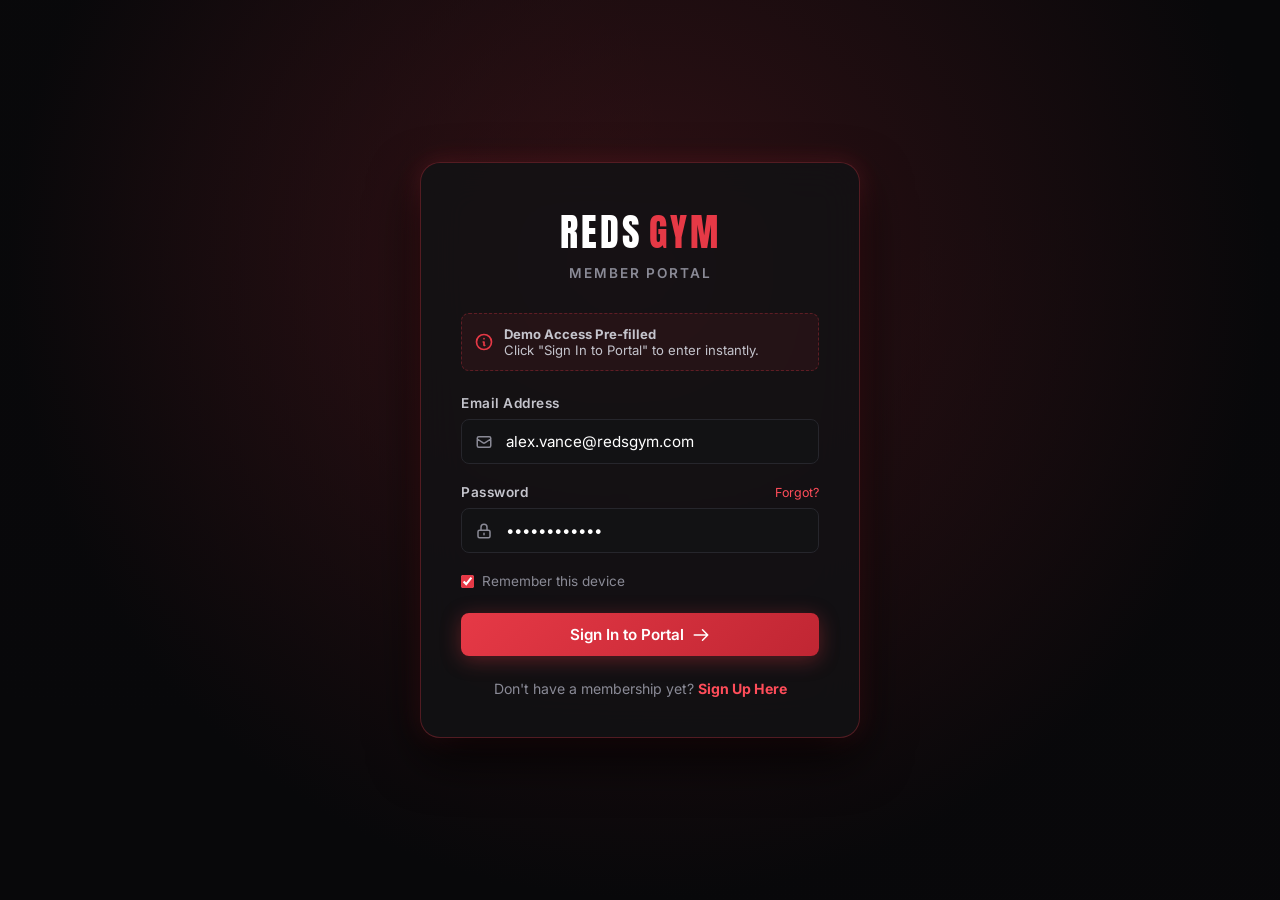
<file: portal/index.html>
<!DOCTYPE html>
<html lang="en">
<head>
    <meta charset="UTF-8">
    <meta name="viewport" content="width=device-width, initial-scale=1.0">
    <title>REDS GYM — Member Portal</title>
    <link rel="preconnect" href="https://fonts.googleapis.com">
    <link href="https://fonts.googleapis.com/css2?family=Anton&family=Inter:wght@300;400;500;600;700;800;900&display=swap" rel="stylesheet">
    <style>
        * { margin: 0; padding: 0; box-sizing: border-box; }
        :root {
            --red: #e63946;
            --red-glow: rgba(230, 57, 70, 0.35);
            --red-dark: #b71c2c;
            --red-light: #ff4d5a;
            --black: #08080a;
            --charcoal: #121214;
            --graphite: #1a1a1e;
            --steel: #26262c;
            --ash: #3a3a42;
            --fog: #8a8a96;
            --mist: #c4c4cc;
            --white: #ffffff;
            --glass: rgba(255, 255, 255, 0.04);
            --glass-card: rgba(26, 26, 30, 0.75);
            --glass-border: rgba(255, 255, 255, 0.08);
            --glass-border-red: rgba(230, 57, 70, 0.3);
            --green: #22c55e;
            --green-glow: rgba(34, 197, 94, 0.25);
            --amber: #f59e0b;
            --blue: #3b82f6;
            --radius-sm: 8px;
            --radius-md: 14px;
            --radius-lg: 20px;
            --shadow-glow: 0 0 25px rgba(230, 57, 70, 0.25);
        }

        body {
            font-family: 'Inter', sans-serif;
            background-color: var(--black);
            color: var(--white);
            min-height: 100vh;
            -webkit-font-smoothing: antialiased;
            overflow-x: hidden;
            background-image: 
                radial-gradient(circle at 10% 20%, rgba(230, 57, 70, 0.08) 0%, transparent 40%),
                radial-gradient(circle at 90% 80%, rgba(230, 57, 70, 0.05) 0%, transparent 40%);
        }

        /* Custom Scrollbar */
        ::-webkit-scrollbar { width: 8px; height: 8px; }
        ::-webkit-scrollbar-track { background: var(--black); }
        ::-webkit-scrollbar-thumb { background: var(--steel); border-radius: 4px; }
        ::-webkit-scrollbar-thumb:hover { background: var(--red); }

        /* TYPOGRAPHY */
        .font-anton { font-family: 'Anton', sans-serif; letter-spacing: 1.5px; text-transform: uppercase; }
        
        /* UTILITY & GLASS CARDS */
        .glass-panel {
            background: var(--glass-card);
            backdrop-filter: blur(16px);
            -webkit-backdrop-filter: blur(16px);
            border: 1px solid var(--glass-border);
            border-radius: var(--radius-md);
            padding: 24px;
            transition: all 0.3s cubic-bezier(0.16, 1, 0.3, 1);
            position: relative;
            overflow: hidden;
        }

        .glass-panel:hover {
            border-color: rgba(255, 255, 255, 0.15);
        }

        .glass-panel.glow-red {
            border-color: var(--glass-border-red);
            box-shadow: 0 8px 32px rgba(230, 57, 70, 0.12);
        }

        /* BUTTONS */
        .btn {
            display: inline-flex;
            align-items: center;
            justify-content: center;
            gap: 8px;
            padding: 12px 22px;
            border-radius: var(--radius-sm);
            font-weight: 600;
            font-size: 0.95rem;
            cursor: pointer;
            transition: all 0.25s ease;
            border: none;
            outline: none;
            text-decoration: none;
            font-family: 'Inter', sans-serif;
            white-space: nowrap;
        }

        .btn-red {
            background: linear-gradient(135deg, var(--red) 0%, #c02633 100%);
            color: var(--white);
            box-shadow: 0 4px 20px var(--red-glow);
        }

        .btn-red:hover {
            background: linear-gradient(135deg, var(--red-light) 0%, var(--red) 100%);
            transform: translateY(-2px);
            box-shadow: 0 6px 25px rgba(230, 57, 70, 0.5);
        }

        .btn-outline {
            background: transparent;
            color: var(--white);
            border: 1px solid var(--glass-border);
        }

        .btn-outline:hover {
            background: var(--glass);
            border-color: var(--red);
            color: var(--red);
        }

        .btn-glass {
            background: rgba(255, 255, 255, 0.06);
            color: var(--white);
            border: 1px solid var(--glass-border);
        }

        .btn-glass:hover {
            background: rgba(255, 255, 255, 0.12);
            color: var(--white);
        }

        .btn-sm {
            padding: 8px 14px;
            font-size: 0.85rem;
            border-radius: 6px;
        }

        .btn-full { width: 100%; }

        /* BADGES */
        .badge {
            display: inline-flex;
            align-items: center;
            gap: 6px;
            padding: 4px 10px;
            border-radius: 20px;
            font-size: 0.75rem;
            font-weight: 700;
            letter-spacing: 0.5px;
            text-transform: uppercase;
        }

        .badge-red { background: rgba(230, 57, 70, 0.18); color: var(--red-light); border: 1px solid rgba(230, 57, 70, 0.3); }
        .badge-green { background: rgba(34, 197, 94, 0.18); color: #4ade80; border: 1px solid rgba(34, 197, 94, 0.3); }
        .badge-amber { background: rgba(245, 158, 11, 0.18); color: #fbbf24; border: 1px solid rgba(245, 158, 11, 0.3); }
        .badge-gray { background: rgba(255, 255, 255, 0.08); color: var(--fog); border: 1px solid var(--glass-border); }

        /* FORM INPUTS */
        .form-group {
            margin-bottom: 20px;
            display: flex;
            flex-direction: column;
            gap: 8px;
        }

        .form-group label {
            font-size: 0.85rem;
            font-weight: 600;
            color: var(--mist);
            letter-spacing: 0.5px;
        }

        .input-wrapper {
            position: relative;
            display: flex;
            align-items: center;
        }

        .input-icon {
            position: absolute;
            left: 14px;
            color: var(--fog);
            pointer-events: none;
            display: flex;
            align-items: center;
        }

        .form-control {
            width: 100%;
            padding: 12px 16px;
            padding-left: 44px;
            background: var(--charcoal);
            border: 1px solid var(--steel);
            border-radius: var(--radius-sm);
            color: var(--white);
            font-family: 'Inter', sans-serif;
            font-size: 0.95rem;
            transition: all 0.2s ease;
        }

        .form-control.no-icon {
            padding-left: 16px;
        }

        .form-control:focus {
            outline: none;
            border-color: var(--red);
            box-shadow: 0 0 0 3px rgba(230, 57, 70, 0.2);
            background: var(--graphite);
        }

        /* LOGIN VIEW */
        #login-view {
            min-height: 100vh;
            display: flex;
            align-items: center;
            justify-content: center;
            padding: 20px;
            position: relative;
            background: radial-gradient(circle at 50% 30%, rgba(230, 57, 70, 0.18) 0%, rgba(8, 8, 10, 0.95) 70%);
        }

        .login-card {
            width: 100%;
            max-width: 440px;
            background: rgba(18, 18, 20, 0.85);
            border: 1px solid var(--glass-border-red);
            backdrop-filter: blur(20px);
            border-radius: var(--radius-lg);
            padding: 40px;
            box-shadow: 0 20px 50px rgba(0, 0, 0, 0.8), var(--shadow-glow);
            animation: fadeIn 0.5s ease-out;
        }

        .brand-header {
            text-align: center;
            margin-bottom: 32px;
        }

        .brand-logo {
            font-family: 'Anton', sans-serif;
            font-size: 2.4rem;
            letter-spacing: 3px;
            color: var(--white);
            display: inline-flex;
            align-items: center;
            gap: 6px;
        }

        .brand-logo span { color: var(--red); }

        .brand-subtitle {
            font-size: 0.85rem;
            color: var(--fog);
            text-transform: uppercase;
            letter-spacing: 2px;
            margin-top: 4px;
            font-weight: 600;
        }

        .demo-box {
            background: rgba(230, 57, 70, 0.08);
            border: 1px dashed rgba(230, 57, 70, 0.3);
            border-radius: var(--radius-sm);
            padding: 12px;
            margin-bottom: 24px;
            font-size: 0.82rem;
            color: var(--mist);
            display: flex;
            align-items: center;
            gap: 10px;
        }

        .demo-box svg { color: var(--red); flex-shrink: 0; }

        /* PORTAL SHELL */
        #portal-view {
            display: none;
            min-height: 100vh;
        }

        /* SIDEBAR */
        .sidebar {
            width: 270px;
            background: var(--charcoal);
            border-right: 1px solid var(--glass-border);
            position: fixed;
            top: 0; left: 0; bottom: 0;
            padding: 24px 0;
            z-index: 100;
            display: flex;
            flex-direction: column;
            justify-content: space-between;
            transition: transform 0.3s ease;
        }

        .sidebar-brand {
            padding: 0 24px 24px;
            border-bottom: 1px solid var(--glass-border);
        }

        .sidebar-user {
            padding: 20px 24px;
            display: flex;
            align-items: center;
            gap: 12px;
            background: rgba(255, 255, 255, 0.02);
            border-bottom: 1px solid var(--glass-border);
        }

        .avatar {
            width: 44px;
            height: 44px;
            border-radius: 50%;
            background: linear-gradient(135deg, var(--red) 0%, #800e19 100%);
            display: flex;
            align-items: center;
            justify-content: center;
            font-weight: 800;
            color: var(--white);
            font-size: 1rem;
            border: 2px solid rgba(255, 255, 255, 0.15);
            flex-shrink: 0;
        }

        .user-info .user-name {
            font-weight: 700;
            font-size: 0.95rem;
            color: var(--white);
            line-height: 1.2;
        }

        .user-info .user-role {
            font-size: 0.75rem;
            color: var(--fog);
            margin-top: 2px;
            display: flex;
            align-items: center;
            gap: 4px;
        }

        .nav-menu {
            padding: 20px 16px;
            display: flex;
            flex-direction: column;
            gap: 6px;
            flex: 1;
            overflow-y: auto;
        }

        .nav-item {
            display: flex;
            align-items: center;
            gap: 14px;
            padding: 12px 16px;
            border-radius: var(--radius-sm);
            color: var(--fog);
            font-weight: 500;
            font-size: 0.92rem;
            cursor: pointer;
            transition: all 0.2s ease;
            text-decoration: none;
            position: relative;
        }

        .nav-item svg {
            width: 20px;
            height: 20px;
            stroke-width: 2;
            transition: color 0.2s;
        }

        .nav-item:hover {
            color: var(--white);
            background: rgba(255, 255, 255, 0.04);
        }

        .nav-item.active {
            color: var(--white);
            background: rgba(230, 57, 70, 0.15);
            font-weight: 700;
            border-left: 3px solid var(--red);
        }

        .nav-item.active svg {
            color: var(--red);
        }

        .sidebar-widget {
            padding: 16px;
            margin: 0 16px 16px;
            background: var(--graphite);
            border-radius: var(--radius-sm);
            border: 1px solid var(--glass-border);
        }

        .sidebar-widget-header {
            display: flex;
            align-items: center;
            justify-content: space-between;
            font-size: 0.75rem;
            color: var(--fog);
            margin-bottom: 8px;
            text-transform: uppercase;
            letter-spacing: 0.5px;
            font-weight: 700;
        }

        .pulse-dot {
            width: 8px;
            height: 8px;
            background: var(--green);
            border-radius: 50%;
            box-shadow: 0 0 8px var(--green);
            animation: pulse 1.8s infinite;
        }

        /* MAIN CONTENT AREA */
        .main-wrapper {
            margin-left: 270px;
            min-height: 100vh;
            display: flex;
            flex-direction: column;
            transition: margin 0.3s ease;
        }

        .top-header {
            height: 72px;
            background: rgba(18, 18, 20, 0.8);
            backdrop-filter: blur(12px);
            border-bottom: 1px solid var(--glass-border);
            padding: 0 32px;
            display: flex;
            align-items: center;
            justify-content: space-between;
            position: sticky;
            top: 0;
            z-index: 90;
        }

        .header-title {
            font-family: 'Anton', sans-serif;
            font-size: 1.5rem;
            letter-spacing: 1px;
            color: var(--white);
            display: flex;
            align-items: center;
            gap: 10px;
        }

        .header-actions {
            display: flex;
            align-items: center;
            gap: 16px;
        }

        .streak-pill {
            display: flex;
            align-items: center;
            gap: 8px;
            background: rgba(230, 57, 70, 0.12);
            border: 1px solid rgba(230, 57, 70, 0.3);
            padding: 8px 16px;
            border-radius: 20px;
            font-size: 0.88rem;
            font-weight: 700;
            color: var(--red-light);
        }

        .streak-pill svg { color: var(--red); animation: flame 1.5s ease-in-out infinite alternate; }

        .icon-btn {
            width: 40px;
            height: 40px;
            border-radius: 50%;
            background: var(--graphite);
            border: 1px solid var(--glass-border);
            color: var(--mist);
            display: flex;
            align-items: center;
            justify-content: center;
            cursor: pointer;
            transition: all 0.2s ease;
            position: relative;
        }

        .icon-btn:hover {
            background: var(--steel);
            color: var(--white);
            border-color: var(--red);
        }

        .notification-dot {
            position: absolute;
            top: 8px;
            right: 8px;
            width: 8px;
            height: 8px;
            background: var(--red);
            border-radius: 50%;
        }

        .content-container {
            padding: 32px;
            flex: 1;
            max-width: 1400px;
            width: 100%;
            margin: 0 auto;
        }

        /* PAGE SECTIONS */
        .page-section {
            display: none;
            animation: fadeIn 0.35s ease-out;
        }

        .page-section.active {
            display: block;
        }

        /* GRID LAYOUTS */
        .grid-4 { display: grid; grid-template-columns: repeat(4, 1fr); gap: 20px; }
        .grid-3 { display: grid; grid-template-columns: repeat(3, 1fr); gap: 20px; }
        .grid-2 { display: grid; grid-template-columns: repeat(2, 1fr); gap: 20px; }
        .grid-dashboard { display: grid; grid-template-columns: 2fr 1fr; gap: 24px; }

        /* HERO BANNER */
        .hero-banner {
            background: linear-gradient(135deg, rgba(230, 57, 70, 0.2) 0%, rgba(18, 18, 20, 0.9) 100%), var(--charcoal);
            border: 1px solid var(--glass-border-red);
            border-radius: var(--radius-lg);
            padding: 32px;
            margin-bottom: 28px;
            position: relative;
            overflow: hidden;
            display: flex;
            justify-content: space-between;
            align-items: center;
        }

        .hero-banner::after {
            content: '';
            position: absolute;
            right: -50px;
            top: -50px;
            width: 250px;
            height: 250px;
            background: radial-gradient(circle, var(--red-glow) 0%, transparent 70%);
            pointer-events: none;
        }

        .hero-text h1 {
            font-family: 'Anton', sans-serif;
            font-size: 2.2rem;
            letter-spacing: 1.5px;
            margin-bottom: 8px;
        }

        .hero-text p {
            color: var(--fog);
            font-size: 1rem;
            max-width: 500px;
        }

        /* STAT CARD */
        .stat-card {
            background: var(--graphite);
            border: 1px solid var(--glass-border);
            border-radius: var(--radius-md);
            padding: 20px;
            display: flex;
            flex-direction: column;
            gap: 12px;
            transition: transform 0.2s, border-color 0.2s;
        }

        .stat-card:hover {
            transform: translateY(-3px);
            border-color: rgba(255, 255, 255, 0.15);
        }

        .stat-header {
            display: flex;
            align-items: center;
            justify-content: space-between;
            color: var(--fog);
            font-size: 0.85rem;
            font-weight: 600;
        }

        .stat-icon {
            width: 36px;
            height: 36px;
            border-radius: var(--radius-sm);
            background: rgba(230, 57, 70, 0.12);
            color: var(--red);
            display: flex;
            align-items: center;
            justify-content: center;
        }

        .stat-value {
            font-family: 'Anton', sans-serif;
            font-size: 2.2rem;
            line-height: 1;
            letter-spacing: 1px;
            color: var(--white);
        }

        .stat-footer {
            font-size: 0.78rem;
            color: var(--mist);
            display: flex;
            align-items: center;
            gap: 6px;
        }

        /* SCHEDULE & CLASS CARDS */
        .class-card {
            background: var(--graphite);
            border: 1px solid var(--glass-border);
            border-radius: var(--radius-md);
            padding: 20px;
            display: flex;
            flex-direction: column;
            justify-content: space-between;
            gap: 16px;
            transition: all 0.25s ease;
        }

        .class-card:hover {
            border-color: var(--glass-border-red);
            transform: translateY(-2px);
            box-shadow: 0 10px 25px rgba(0, 0, 0, 0.5);
        }

        .class-card.booked {
            border-color: rgba(34, 197, 94, 0.4);
            background: linear-gradient(180deg, rgba(34, 197, 94, 0.05) 0%, var(--graphite) 100%);
        }

        .class-time {
            font-family: 'Anton', sans-serif;
            font-size: 1.1rem;
            color: var(--red-light);
            display: flex;
            align-items: center;
            gap: 8px;
        }

        .class-title {
            font-size: 1.15rem;
            font-weight: 800;
            color: var(--white);
            margin-top: 4px;
        }

        .class-meta {
            font-size: 0.85rem;
            color: var(--fog);
            display: flex;
            flex-direction: column;
            gap: 6px;
        }

        .capacity-bar-container {
            margin-top: 6px;
        }

        .capacity-labels {
            display: flex;
            justify-content: space-between;
            font-size: 0.75rem;
            color: var(--fog);
            margin-bottom: 6px;
            font-weight: 600;
        }

        .progress-bar {
            height: 6px;
            background: var(--steel);
            border-radius: 3px;
            overflow: hidden;
        }

        .progress-fill {
            height: 100%;
            background: linear-gradient(90deg, var(--red) 0%, var(--red-light) 100%);
            border-radius: 3px;
            transition: width 0.4s ease;
        }

        .progress-fill.green { background: var(--green); }

        /* TABLES */
        .custom-table {
            width: 100%;
            border-collapse: separate;
            border-spacing: 0;
            text-align: left;
        }

        .custom-table th {
            padding: 14px 18px;
            background: rgba(255, 255, 255, 0.02);
            color: var(--fog);
            font-size: 0.8rem;
            font-weight: 700;
            text-transform: uppercase;
            letter-spacing: 1px;
            border-bottom: 1px solid var(--glass-border);
        }

        .custom-table td {
            padding: 16px 18px;
            border-bottom: 1px solid rgba(255, 255, 255, 0.04);
            font-size: 0.9rem;
            color: var(--mist);
            vertical-align: middle;
        }

        .custom-table tr:last-child td { border-bottom: none; }

        .custom-table tr:hover td {
            background: rgba(255, 255, 255, 0.02);
            color: var(--white);
        }

        /* PR CARDS */
        .pr-card {
            background: var(--graphite);
            border: 1px solid var(--glass-border);
            border-radius: var(--radius-md);
            padding: 20px;
            display: flex;
            align-items: center;
            justify-content: space-between;
            transition: all 0.2s ease;
        }

        .pr-card:hover {
            border-color: var(--glass-border-red);
            background: var(--steel);
        }

        .pr-lift-title {
            font-weight: 800;
            font-size: 1.1rem;
            color: var(--white);
        }

        .pr-date {
            font-size: 0.78rem;
            color: var(--fog);
            margin-top: 4px;
        }

        .pr-value {
            font-family: 'Anton', sans-serif;
            font-size: 2rem;
            color: var(--red);
            letter-spacing: 1px;
        }

        /* STREAK CALENDAR */
        .streak-grid {
            display: grid;
            grid-template-columns: repeat(7, 1fr);
            gap: 8px;
            margin-top: 16px;
        }

        .calendar-day {
            aspect-ratio: 1;
            background: var(--charcoal);
            border: 1px solid var(--glass-border);
            border-radius: 8px;
            display: flex;
            flex-direction: column;
            align-items: center;
            justify-content: center;
            font-size: 0.8rem;
            font-weight: 600;
            color: var(--fog);
            position: relative;
        }

        .calendar-day.workout {
            background: rgba(230, 57, 70, 0.2);
            border-color: var(--red);
            color: var(--white);
        }

        .calendar-day.workout::after {
            content: '🔥';
            font-size: 0.7rem;
            position: absolute;
            bottom: 2px;
        }

        .calendar-day.today {
            box-shadow: 0 0 0 2px var(--white);
        }

        /* MODAL */
        .modal-overlay {
            position: fixed;
            top: 0; left: 0; right: 0; bottom: 0;
            background: rgba(0, 0, 0, 0.8);
            backdrop-filter: blur(8px);
            z-index: 1000;
            display: none;
            align-items: center;
            justify-content: center;
            padding: 20px;
        }

        .modal-overlay.active {
            display: flex;
            animation: fadeIn 0.25s ease-out;
        }

        .modal-body {
            background: var(--charcoal);
            border: 1px solid var(--glass-border-red);
            border-radius: var(--radius-lg);
            width: 100%;
            max-width: 480px;
            padding: 32px;
            position: relative;
            box-shadow: 0 25px 50px rgba(0, 0, 0, 0.9);
        }

        .modal-close {
            position: absolute;
            top: 20px;
            right: 20px;
            background: transparent;
            border: none;
            color: var(--fog);
            cursor: pointer;
            transition: color 0.2s;
        }

        .modal-close:hover { color: var(--white); }

        /* TOAST NOTIFICATIONS */
        #toast-container {
            position: fixed;
            bottom: 24px;
            right: 24px;
            z-index: 2000;
            display: flex;
            flex-direction: column;
            gap: 12px;
            pointer-events: none;
        }

        .toast {
            background: var(--charcoal);
            border: 1px solid var(--red);
            border-left: 4px solid var(--red);
            color: var(--white);
            padding: 14px 20px;
            border-radius: var(--radius-sm);
            box-shadow: 0 10px 30px rgba(0, 0, 0, 0.8);
            display: flex;
            align-items: center;
            gap: 12px;
            font-size: 0.9rem;
            font-weight: 600;
            animation: slideInRight 0.3s ease-out forwards;
            pointer-events: auto;
            max-width: 360px;
        }

        .toast.success {
            border-color: var(--green);
            border-left-color: var(--green);
        }

        .toast svg { flex-shrink: 0; }

        /* KEYFRAMES */
        @keyframes fadeIn {
            from { opacity: 0; transform: translateY(8px); }
            to { opacity: 1; transform: translateY(0); }
        }

        @keyframes slideInRight {
            from { opacity: 0; transform: translateX(50px); }
            to { opacity: 1; transform: translateX(0); }
        }

        @keyframes pulse {
            0% { transform: scale(0.95); box-shadow: 0 0 0 0 rgba(34, 197, 94, 0.7); }
            70% { transform: scale(1); box-shadow: 0 0 0 8px rgba(34, 197, 94, 0); }
            100% { transform: scale(0.95); box-shadow: 0 0 0 0 rgba(34, 197, 94, 0); }
        }

        @keyframes flame {
            0% { transform: scale(1); }
            100% { transform: scale(1.18); }
        }

        /* TOGGLE SWITCH */
        .toggle-switch {
            position: relative;
            display: inline-block;
            width: 48px;
            height: 26px;
        }

        .toggle-switch input { opacity: 0; width: 0; height: 0; }

        .toggle-slider {
            position: absolute;
            cursor: pointer;
            top: 0; left: 0; right: 0; bottom: 0;
            background-color: var(--steel);
            transition: .3s;
            border-radius: 26px;
            border: 1px solid var(--glass-border);
        }

        .toggle-slider:before {
            position: absolute;
            content: "";
            height: 18px;
            width: 18px;
            left: 3px;
            bottom: 3px;
            background-color: white;
            transition: .3s;
            border-radius: 50%;
        }

        input:checked + .toggle-slider { background-color: var(--red); }
        input:checked + .toggle-slider:before { transform: translateX(22px); }

        /* RESPONSIVE DESIGN */
        @media (max-width: 1024px) {
            .sidebar { transform: translateX(-100%); }
            .sidebar.mobile-open { transform: translateX(0); }
            .main-wrapper { margin-left: 0; }
            .grid-dashboard, .grid-4, .grid-3 { grid-template-columns: 1fr; }
            .grid-2 { grid-template-columns: 1fr; }
            .top-header { padding: 0 16px; }
            .content-container { padding: 20px 16px; }
            .mobile-menu-btn { display: flex !important; }
        }

        .mobile-menu-btn { display: none; }
    </style>
</head>
<body>

    <!-- LOGIN SCREEN VIEW -->
    <div id="login-view">
        <div class="login-card">
            <div class="brand-header">
                <div class="brand-logo">REDS<span>GYM</span></div>
                <div class="brand-subtitle">MEMBER PORTAL</div>
            </div>

            <div class="demo-box">
                <svg width="20" height="20" fill="none" stroke="currentColor" viewBox="0 0 24 24"><path stroke-linecap="round" stroke-linejoin="round" stroke-width="2" d="M13 16h-1v-4h-1m1-4h.01M21 12a9 9 0 11-18 0 9 9 0 0118 0z"/></svg>
                <div>
                    <strong>Demo Access Pre-filled</strong><br>
                    Click "Sign In to Portal" to enter instantly.
                </div>
            </div>

            <form id="login-form" onsubmit="handleLogin(event)">
                <div class="form-group">
                    <label>Email Address</label>
                    <div class="input-wrapper">
                        <span class="input-icon">
                            <svg width="18" height="18" fill="none" stroke="currentColor" viewBox="0 0 24 24"><path stroke-linecap="round" stroke-linejoin="round" stroke-width="2" d="M3 8l7.89 5.26a2 2 0 002.22 0L21 8M5 19h14a2 2 0 002-2V7a2 2 0 00-2-2H5a2 2 0 00-2 2v10a2 2 0 002 2z"/></svg>
                        </span>
                        <input type="email" id="login-email" class="form-control" value="alex.vance@redsgym.com" required>
                    </div>
                </div>

                <div class="form-group">
                    <div style="display:flex; justify-content:space-between; align-items:center;">
                        <label>Password</label>
                        <a href="#" onclick="showToast('Password reset link sent to email!', 'success')" style="font-size:0.78rem; color:var(--red-light); text-decoration:none;">Forgot?</a>
                    </div>
                    <div class="input-wrapper">
                        <span class="input-icon">
                            <svg width="18" height="18" fill="none" stroke="currentColor" viewBox="0 0 24 24"><path stroke-linecap="round" stroke-linejoin="round" stroke-width="2" d="M12 15v2m-6 4h12a2 2 0 002-2v-6a2 2 0 00-2-2H6a2 2 0 00-2 2v6a2 2 0 002 2zm10-10V7a4 4 0 00-8 0v4h8z"/></svg>
                        </span>
                        <input type="password" id="login-password" class="form-control" value="••••••••••••" required>
                    </div>
                </div>

                <div style="display:flex; align-items:center; gap:8px; margin-bottom:24px; font-size:0.85rem; color:var(--fog);">
                    <input type="checkbox" id="remember" checked style="accent-color:var(--red);">
                    <label for="remember" style="cursor:pointer;">Remember this device</label>
                </div>

                <button type="submit" class="btn btn-red btn-full">
                    <span>Sign In to Portal</span>
                    <svg width="18" height="18" fill="none" stroke="currentColor" viewBox="0 0 24 24"><path stroke-linecap="round" stroke-linejoin="round" stroke-width="2" d="M14 5l7 7m0 0l-7 7m7-7H3"/></svg>
                </button>

                <div style="text-align:center; margin-top:24px; font-size:0.88rem; color:var(--fog);">
                    Don't have a membership yet? <a href="#" onclick="toggleSignUpModal()" style="color:var(--red-light); font-weight:700; text-decoration:none;">Sign Up Here</a>
                </div>
            </form>
        </div>
    </div>


    <!-- MAIN MEMBER PORTAL VIEW -->
    <div id="portal-view">
        
        <!-- SIDEBAR -->
        <aside class="sidebar" id="sidebar">
            <div>
                <div class="sidebar-brand">
                    <div class="brand-logo">REDS<span>GYM</span></div>
                    <div class="brand-subtitle">MEMBER PORTAL</div>
                </div>

                <div class="sidebar-user">
                    <div class="avatar">AV</div>
                    <div class="user-info">
                        <div class="user-name">Alex Vance</div>
                        <div class="user-role">
                            <span class="badge badge-red">ELITE MEMBER</span>
                        </div>
                    </div>
                </div>

                <nav class="nav-menu">
                    <a class="nav-item active" onclick="switchPage('dashboard', this)">
                        <svg fill="none" stroke="currentColor" viewBox="0 0 24 24"><path stroke-linecap="round" stroke-linejoin="round" stroke-width="2" d="M4 6a2 2 0 012-2h2a2 2 0 012 2v2a2 2 0 01-2 2H6a2 2 0 01-2-2V6zM14 6a2 2 0 012-2h2a2 2 0 012 2v2a2 2 0 01-2 2h-2a2 2 0 01-2-2V6zM4 16a2 2 0 012-2h2a2 2 0 012 2v2a2 2 0 01-2 2H6a2 2 0 01-2-2v-2zM14 16a2 2 0 012-2h2a2 2 0 012 2v2a2 2 0 01-2 2h-2a2 2 0 01-2-2v-2z"/></svg>
                        <span>Dashboard</span>
                    </a>

                    <a class="nav-item" onclick="switchPage('classes', this)">
                        <svg fill="none" stroke="currentColor" viewBox="0 0 24 24"><path stroke-linecap="round" stroke-linejoin="round" stroke-width="2" d="M8 7V3m8 4V3m-9 8h10M5 21h14a2 2 0 002-2V7a2 2 0 00-2-2H5a2 2 0 00-2 2v12a2 2 0 002 2z"/></svg>
                        <span>Book a Class</span>
                    </a>

                    <a class="nav-item" onclick="switchPage('membership', this)">
                        <svg fill="none" stroke="currentColor" viewBox="0 0 24 24"><path stroke-linecap="round" stroke-linejoin="round" stroke-width="2" d="M3 10h18M7 15h1m4 0h1m-7 4h12a2 2 0 002-2V7a2 2 0 00-2-2H5a2 2 0 00-2 2v10a2 2 0 002 2z"/></svg>
                        <span>My Membership</span>
                    </a>

                    <a class="nav-item" onclick="switchPage('progress', this)">
                        <svg fill="none" stroke="currentColor" viewBox="0 0 24 24"><path stroke-linecap="round" stroke-linejoin="round" stroke-width="2" d="M13 7h8m0 0v8m0-8l-8 8-4-4-6 6"/></svg>
                        <span>Progress Tracker</span>
                    </a>

                    <a class="nav-item" onclick="switchPage('referral', this)">
                        <svg fill="none" stroke="currentColor" viewBox="0 0 24 24"><path stroke-linecap="round" stroke-linejoin="round" stroke-width="2" d="M12 8v13m0-13V6a2 2 0 112 2h-2zm0 0V5a2 2 0 10-2 2h2zm0 13C7.163 21 3 16.837 3 12S7.163 3 12 3s9 4.163 9 9-4.163 9-9 9z"/></svg>
                        <span>Refer a Friend</span>
                    </a>

                    <a class="nav-item" onclick="switchPage('settings', this)">
                        <svg fill="none" stroke="currentColor" viewBox="0 0 24 24"><path stroke-linecap="round" stroke-linejoin="round" stroke-width="2" d="M10.325 4.317c.426-1.756 2.924-1.756 3.35 0a1.724 1.724 0 002.573 1.066c1.543-.94 3.31.826 2.37 2.37a1.724 1.724 0 001.065 2.572c1.756.426 1.756 2.924 0 3.35a1.724 1.724 0 00-1.066 2.573c.94 1.543-.826 3.31-2.37 2.37a1.724 1.724 0 00-2.572 1.065c-.426 1.756-2.924 1.756-3.35 0a1.724 1.724 0 00-2.573-1.066c-1.543.94-3.31-.826-2.37-2.37a1.724 1.724 0 00-1.065-2.572c-1.756-.426-1.756-2.924 0-3.35a1.724 1.724 0 001.066-2.573c-.94-1.543.826-3.31 2.37-2.37.996.608 2.296.07 2.572-1.065z"/><path stroke-linecap="round" stroke-linejoin="round" stroke-width="2" d="M15 12a3 3 0 11-6 0 3 3 0 016 0z"/></svg>
                        <span>Settings</span>
                    </a>
                </nav>
            </div>

            <div>
                <div class="sidebar-widget">
                    <div class="sidebar-widget-header">
                        <span>LIVE GYM CAPACITY</span>
                        <div class="pulse-dot"></div>
                    </div>
                    <div style="font-family:'Anton'; font-size:1.3rem; color:var(--white);">32 LIFTERS INSIDE</div>
                    <div style="font-size:0.75rem; color:var(--fog); margin-top:4px;">Peak Hours • 70% Busy</div>
                </div>

                <div style="padding: 0 16px;">
                    <button class="btn btn-outline btn-full" onclick="handleLogout()">
                        <svg width="18" height="18" fill="none" stroke="currentColor" viewBox="0 0 24 24"><path stroke-linecap="round" stroke-linejoin="round" stroke-width="2" d="M17 16l4-4m0 0l-4-4m4 4H7m6 4v1a3 3 0 01-3 3H6a3 3 0 01-3-3V7a3 3 0 013-3h4a3 3 0 013 3v1"/></svg>
                        <span>Logout</span>
                    </button>
                </div>
            </div>
        </aside>

        <!-- MAIN CONTENT WRAPPER -->
        <div class="main-wrapper">
            
            <!-- TOP HEADER -->
            <header class="top-header">
                <div style="display:flex; align-items:center; gap:16px;">
                    <button class="icon-btn mobile-menu-btn" onclick="toggleMobileSidebar()">
                        <svg width="20" height="20" fill="none" stroke="currentColor" viewBox="0 0 24 24"><path stroke-linecap="round" stroke-linejoin="round" stroke-width="2" d="M4 6h16M4 12h16M4 18h16"/></svg>
                    </button>
                    <div class="header-title" id="page-header-title">DASHBOARD</div>
                </div>

                <div class="header-actions">
                    <div class="streak-pill">
                        <svg width="18" height="18" fill="currentColor" viewBox="0 0 24 24"><path d="M12 23c-4.97 0-9-3.58-9-8 0-3.08 2.03-6.62 5.09-9.52.48-.46 1.25-.13 1.25.53 0 .73.23 2.12 1.02 2.76.88.71 2.01.21 2.45-.88.62-1.54.91-3.32.91-5.11 0-.44.5-.68.82-.38C18.66 6.3 21 10.96 21 15c0 4.42-4.03 8-9 8z"/></svg>
                        <span>14 DAY STREAK 🔥</span>
                    </div>

                    <button class="btn btn-red btn-sm" onclick="openQrModal()">
                        <svg width="16" height="16" fill="none" stroke="currentColor" viewBox="0 0 24 24"><path stroke-linecap="round" stroke-linejoin="round" stroke-width="2" d="M12 4v1m6 11h2m-6 0h-2v4m0-11v3m0 0h.01M12 12h4.01M16 20h4M4 12h4m12 0h.01M5 8h2a1 1 0 001-1V5a1 1 0 00-1-1H5a1 1 0 00-1 1v2a1 1 0 001 1zm12 0h2a1 1 0 001-1V5a1 1 0 00-1-1h-2a1 1 0 00-1 1v2a1 1 0 001 1zM5 20h2a1 1 0 001-1v-2a1 1 0 00-1-1H5a1 1 0 00-1 1v2a1 1 0 001 1z"/></svg>
                        <span>Digital Gym Pass</span>
                    </button>

                    <button class="icon-btn" onclick="showToast('No new notifications', 'info')">
                        <svg width="18" height="18" fill="none" stroke="currentColor" viewBox="0 0 24 24"><path stroke-linecap="round" stroke-linejoin="round" stroke-width="2" d="M15 17h5l-1.405-1.405A2.032 2.032 0 0118 14.158V11a6.002 6.002 0 00-4-5.659V5a2 2 0 10-4 0v.341C7.67 6.165 6 8.388 6 11v3.159c0 .538-.214 1.055-.595 1.436L4 17h5m6 0v1a3 3 0 11-6 0v-1m6 0H9"/></svg>
                        <span class="notification-dot"></span>
                    </button>
                </div>
            </header>


            <!-- PAGE CONTENT CONTAINER -->
            <div class="content-container">

                <!-- 1. DASHBOARD PAGE -->
                <section id="page-dashboard" class="page-section active">
                    <div class="hero-banner">
                        <div class="hero-text">
                            <h1>WELCOME BACK, ALEX! 💪</h1>
                            <p>Ready to hit today's session? You have a reserved spot for <strong>Powerlifting & Heavy Compound</strong> at 5:00 PM today.</p>
                        </div>
                        <button class="btn btn-red" onclick="switchPage('classes', document.querySelectorAll('.nav-item')[1])">
                            <span>View All Classes</span>
                            <svg width="16" height="16" fill="none" stroke="currentColor" viewBox="0 0 24 24"><path stroke-linecap="round" stroke-linejoin="round" stroke-width="2" d="M9 5l7 7-7 7"/></svg>
                        </button>
                    </div>

                    <!-- STAT CARDS ROW -->
                    <div class="grid-4" style="margin-bottom:28px;">
                        <div class="stat-card">
                            <div class="stat-header">
                                <span>CLASSES ATTENDED</span>
                                <div class="stat-icon">
                                    <svg width="20" height="20" fill="none" stroke="currentColor" viewBox="0 0 24 24"><path stroke-linecap="round" stroke-linejoin="round" stroke-width="2" d="M8 7V3m8 4V3m-9 8h10M5 21h14a2 2 0 002-2V7a2 2 0 00-2-2H5a2 2 0 00-2 2v12a2 2 0 002 2z"/></svg>
                                </div>
                            </div>
                            <div class="stat-value">42</div>
                            <div class="stat-footer">
                                <span class="badge badge-green">+4 this month</span>
                                <span>vs last month</span>
                            </div>
                        </div>

                        <div class="stat-card">
                            <div class="stat-header">
                                <span>WORKOUT STREAK</span>
                                <div class="stat-icon">
                                    <svg width="20" height="20" fill="currentColor" viewBox="0 0 24 24"><path d="M12 23c-4.97 0-9-3.58-9-8 0-3.08 2.03-6.62 5.09-9.52.48-.46 1.25-.13 1.25.53 0 .73.23 2.12 1.02 2.76.88.71 2.01.21 2.45-.88.62-1.54.91-3.32.91-5.11 0-.44.5-.68.82-.38C18.66 6.3 21 10.96 21 15c0 4.42-4.03 8-9 8z"/></svg>
                                </div>
                            </div>
                            <div class="stat-value">14 DAYS</div>
                            <div class="stat-footer">
                                <span class="badge badge-red">Personal Best 🔥</span>
                            </div>
                        </div>

                        <div class="stat-card">
                            <div class="stat-header">
                                <span>PRS LOGGED</span>
                                <div class="stat-icon">
                                    <svg width="20" height="20" fill="none" stroke="currentColor" viewBox="0 0 24 24"><path stroke-linecap="round" stroke-linejoin="round" stroke-width="2" d="M13 7h8m0 0v8m0-8l-8 8-4-4-6 6"/></svg>
                                </div>
                            </div>
                            <div class="stat-value">12 LOGS</div>
                            <div class="stat-footer">
                                <span style="color:var(--white); font-weight:700;">Latest: Deadlift 180kg</span>
                            </div>
                        </div>

                        <div class="stat-card">
                            <div class="stat-header">
                                <span>MEMBERSHIP AGE</span>
                                <div class="stat-icon">
                                    <svg width="20" height="20" fill="none" stroke="currentColor" viewBox="0 0 24 24"><path stroke-linecap="round" stroke-linejoin="round" stroke-width="2" d="M12 8v4l3 3m6-3a9 9 0 11-18 0 9 9 0 0118 0z"/></svg>
                                </div>
                            </div>
                            <div class="stat-value">185 DAYS</div>
                            <div class="stat-footer">
                                <span class="badge badge-green">Elite Monthly £30</span>
                            </div>
                        </div>
                    </div>

                    <!-- TWO COLUMN MAIN DASHBOARD GRID -->
                    <div class="grid-dashboard">
                        
                        <div style="display:flex; flex-direction:column; gap:24px;">
                            <!-- NEXT CLASS BOOKING CARD -->
                            <div class="glass-panel glow-red">
                                <div style="display:flex; justify-content:space-between; align-items:flex-start; margin-bottom:16px;">
                                    <div>
                                        <span class="badge badge-red">UPCOMING CLASS TODAY</span>
                                        <h2 style="font-size:1.4rem; font-weight:800; margin-top:8px;">Powerlifting & Heavy Compound</h2>
                                    </div>
                                    <button class="btn btn-outline btn-sm" onclick="openQrModal()">Check-In Code</button>
                                </div>

                                <div style="display:grid; grid-template-columns: repeat(3, 1fr); gap:16px; margin-bottom:20px; padding:16px; background:var(--charcoal); border-radius:var(--radius-sm);">
                                    <div>
                                        <div style="font-size:0.75rem; color:var(--fog);">TIME</div>
                                        <div style="font-weight:700; color:var(--white); margin-top:2px;">5:00 PM - 6:15 PM</div>
                                    </div>
                                    <div>
                                        <div style="font-size:0.75rem; color:var(--fog);">INSTRUCTOR</div>
                                        <div style="font-weight:700; color:var(--white); margin-top:2px;">Coach Marcus</div>
                                    </div>
                                    <div>
                                        <div style="font-size:0.75rem; color:var(--fog);">LOCATION</div>
                                        <div style="font-weight:700; color:var(--white); margin-top:2px;">Main Rack Zone</div>
                                    </div>
                                </div>

                                <div style="display:flex; justify-content:space-between; align-items:center;">
                                    <span style="font-size:0.85rem; color:var(--mist);">8 Lifters booked • 7 spots remaining</span>
                                    <button class="btn btn-glass btn-sm" onclick="showToast('Booking cancelled. Spot released.', 'info')">Cancel Booking</button>
                                </div>
                            </div>

                            <!-- RECENT ACTIVITY FEED -->
                            <div class="glass-panel">
                                <h3 class="font-anton" style="font-size:1.2rem; margin-bottom:16px; color:var(--white);">RECENT ACTIVITY</h3>
                                
                                <div style="display:flex; flex-direction:column; gap:16px;">
                                    <div style="display:flex; align-items:center; justify-content:space-between; padding-bottom:12px; border-bottom:1px solid rgba(255,255,255,0.05);">
                                        <div style="display:flex; align-items:center; gap:12px;">
                                            <div style="width:36px; height:36px; border-radius:50%; background:rgba(34,197,94,0.15); color:var(--green); display:flex; align-items:center; justify-content:center;">
                                                <svg width="18" height="18" fill="none" stroke="currentColor" viewBox="0 0 24 24"><path stroke-linecap="round" stroke-linejoin="round" stroke-width="2" d="M5 13l4 4L19 7"/></svg>
                                            </div>
                                            <div>
                                                <div style="font-weight:700; font-size:0.92rem;">Completed Powerlifting Class</div>
                                                <div style="font-size:0.78rem; color:var(--fog);">Coach Marcus • Main Rack Zone</div>
                                            </div>
                                        </div>
                                        <span style="font-size:0.78rem; color:var(--fog);">2 hours ago</span>
                                    </div>

                                    <div style="display:flex; align-items:center; justify-content:space-between; padding-bottom:12px; border-bottom:1px solid rgba(255,255,255,0.05);">
                                        <div style="display:flex; align-items:center; gap:12px;">
                                            <div style="width:36px; height:36px; border-radius:50%; background:rgba(230,57,70,0.15); color:var(--red); display:flex; align-items:center; justify-content:center;">
                                                <svg width="18" height="18" fill="none" stroke="currentColor" viewBox="0 0 24 24"><path stroke-linecap="round" stroke-linejoin="round" stroke-width="2" d="M13 7h8m0 0v8m0-8l-8 8-4-4-6 6"/></svg>
                                            </div>
                                            <div>
                                                <div style="font-weight:700; font-size:0.92rem;">Logged New PR: Deadlift 180kg</div>
                                                <div style="font-size:0.78rem; color:var(--fog);">+10kg increase from last month! 🚀</div>
                                            </div>
                                        </div>
                                        <span style="font-size:0.78rem; color:var(--fog);">Yesterday</span>
                                    </div>

                                    <div style="display:flex; align-items:center; justify-content:space-between; padding-bottom:12px; border-bottom:1px solid rgba(255,255,255,0.05);">
                                        <div style="display:flex; align-items:center; gap:12px;">
                                            <div style="width:36px; height:36px; border-radius:50%; background:rgba(59,130,246,0.15); color:var(--blue); display:flex; align-items:center; justify-content:center;">
                                                <svg width="18" height="18" fill="none" stroke="currentColor" viewBox="0 0 24 24"><path stroke-linecap="round" stroke-linejoin="round" stroke-width="2" d="M3 10h18M7 15h1m4 0h1m-7 4h12a2 2 0 002-2V7a2 2 0 00-2-2H5a2 2 0 00-2 2v10a2 2 0 002 2z"/></svg>
                                            </div>
                                            <div>
                                                <div style="font-weight:700; font-size:0.92rem;">Renewed Elite Membership Pass</div>
                                                <div style="font-size:0.78rem; color:var(--fog);">Invoice #RG-2026-0801 • £30.00</div>
                                            </div>
                                        </div>
                                        <span style="font-size:0.78rem; color:var(--fog);">3 days ago</span>
                                    </div>
                                </div>
                            </div>
                        </div>

                        <!-- RIGHT COLUMN SIDEBAR ON DASHBOARD -->
                        <div style="display:flex; flex-direction:column; gap:24px;">
                            
                            <!-- QUICK PR SUMMARY CARD -->
                            <div class="glass-panel">
                                <div style="display:flex; justify-content:space-between; align-items:center; margin-bottom:16px;">
                                    <h3 class="font-anton" style="font-size:1.1rem; color:var(--white);">YOUR TOP LIFTS</h3>
                                    <a onclick="switchPage('progress', document.querySelectorAll('.nav-item')[3])" style="font-size:0.8rem; color:var(--red-light); cursor:pointer; text-decoration:none;">View All</a>
                                </div>

                                <div style="display:flex; flex-direction:column; gap:12px;">
                                    <div style="display:flex; justify-content:space-between; align-items:center; background:var(--charcoal); padding:10px 14px; border-radius:var(--radius-sm);">
                                        <span style="font-weight:700;">Squat</span>
                                        <span class="font-anton" style="color:var(--red); font-size:1.3rem;">140 KG</span>
                                    </div>
                                    <div style="display:flex; justify-content:space-between; align-items:center; background:var(--charcoal); padding:10px 14px; border-radius:var(--radius-sm);">
                                        <span style="font-weight:700;">Bench Press</span>
                                        <span class="font-anton" style="color:var(--red); font-size:1.3rem;">100 KG</span>
                                    </div>
                                    <div style="display:flex; justify-content:space-between; align-items:center; background:var(--charcoal); padding:10px 14px; border-radius:var(--radius-sm);">
                                        <span style="font-weight:700;">Deadlift</span>
                                        <span class="font-anton" style="color:var(--red); font-size:1.3rem;">180 KG</span>
                                    </div>
                                </div>
                            </div>

                            <!-- ANNOUNCEMENT CARD -->
                            <div class="glass-panel" style="background: linear-gradient(180deg, rgba(230,57,70,0.1) 0%, var(--graphite) 100%);">
                                <span class="badge badge-red" style="margin-bottom:10px;">GYM ANNOUNCEMENT</span>
                                <h4 style="font-weight:800; font-size:1.05rem; margin-bottom:6px;">New Rogue Calibrated Plates Arrived!</h4>
                                <p style="font-size:0.85rem; color:var(--fog); line-height:1.4;">We've added 500kg of competition calibrated iron to Platform 3 & 4. Drop in and test them out!</p>
                            </div>

                        </div>

                    </div>
                </section>


                <!-- 2. BOOK A CLASS PAGE -->
                <section id="page-classes" class="page-section">
                    <div style="display:flex; justify-content:space-between; align-items:center; margin-bottom:24px; flex-wrap:wrap; gap:16px;">
                        <div>
                            <h2 class="font-anton" style="font-size:1.8rem;">WEEKLY CLASS SCHEDULE</h2>
                            <p style="color:var(--fog); font-size:0.9rem;">Reserve your spot in high-intensity REDS group training sessions.</p>
                        </div>

                        <!-- CATEGORY FILTER TABS -->
                        <div style="display:flex; gap:8px; background:var(--charcoal); padding:4px; border-radius:var(--radius-sm); border:1px solid var(--glass-border);">
                            <button class="btn btn-sm btn-red" onclick="filterClasses('all', this)">All Classes</button>
                            <button class="btn btn-sm btn-glass" onclick="filterClasses('powerlifting', this)">Powerlifting</button>
                            <button class="btn btn-sm btn-glass" onclick="filterClasses('bodybuilding', this)">Bodybuilding</button>
                            <button class="btn btn-sm btn-glass" onclick="filterClasses('strength', this)">Strength</button>
                            <button class="btn btn-sm btn-glass" onclick="filterClasses('pt', this)">PT Sessions</button>
                        </div>
                    </div>

                    <!-- CLASS CARDS GRID -->
                    <div class="grid-3" id="class-cards-container">
                        
                        <!-- Class 1 -->
                        <div class="class-card" data-category="powerlifting">
                            <div>
                                <div style="display:flex; justify-content:space-between; align-items:center; margin-bottom:10px;">
                                    <div class="class-time">
                                        <svg width="18" height="18" fill="none" stroke="currentColor" viewBox="0 0 24 24"><path stroke-linecap="round" stroke-linejoin="round" stroke-width="2" d="M12 8v4l3 3m6-3a9 9 0 11-18 0 9 9 0 0118 0z"/></svg>
                                        <span>Mon / Wed / Fri • 6:00 AM</span>
                                    </div>
                                    <span class="badge badge-red">Powerlifting</span>
                                </div>
                                <div class="class-title">Powerlifting & Heavy Compound</div>
                                <div class="class-meta" style="margin-top:8px;">
                                    <span>Instructor: <strong>Coach Marcus</strong></span>
                                    <span>Location: Main Rack Zone • 75 mins</span>
                                </div>
                            </div>

                            <div class="capacity-bar-container">
                                <div class="capacity-labels">
                                    <span class="spots-text">8 / 15 Spots Left</span>
                                    <span>53% Full</span>
                                </div>
                                <div class="progress-bar">
                                    <div class="progress-fill" style="width: 47%;"></div>
                                </div>
                            </div>

                            <button class="btn btn-red btn-full" onclick="toggleBookClass(this, 'Powerlifting 6:00 AM')">Book Class</button>
                        </div>

                        <!-- Class 2 -->
                        <div class="class-card" data-category="bodybuilding">
                            <div>
                                <div style="display:flex; justify-content:space-between; align-items:center; margin-bottom:10px;">
                                    <div class="class-time">
                                        <svg width="18" height="18" fill="none" stroke="currentColor" viewBox="0 0 24 24"><path stroke-linecap="round" stroke-linejoin="round" stroke-width="2" d="M12 8v4l3 3m6-3a9 9 0 11-18 0 9 9 0 0118 0z"/></svg>
                                        <span>Mon / Tue / Thu • 9:00 AM</span>
                                    </div>
                                    <span class="badge badge-amber">Bodybuilding</span>
                                </div>
                                <div class="class-title">Bodybuilding & Hypertrophy</div>
                                <div class="class-meta" style="margin-top:8px;">
                                    <span>Instructor: <strong>Coach Sarah</strong></span>
                                    <span>Location: Dumbbell Arena • 60 mins</span>
                                </div>
                            </div>

                            <div class="capacity-bar-container">
                                <div class="capacity-labels">
                                    <span class="spots-text">4 / 12 Spots Left</span>
                                    <span>66% Full</span>
                                </div>
                                <div class="progress-bar">
                                    <div class="progress-fill" style="width: 66%;"></div>
                                </div>
                            </div>

                            <button class="btn btn-red btn-full" onclick="toggleBookClass(this, 'Bodybuilding 9:00 AM')">Book Class</button>
                        </div>

                        <!-- Class 3 -->
                        <div class="class-card" data-category="strength">
                            <div>
                                <div style="display:flex; justify-content:space-between; align-items:center; margin-bottom:10px;">
                                    <div class="class-time">
                                        <svg width="18" height="18" fill="none" stroke="currentColor" viewBox="0 0 24 24"><path stroke-linecap="round" stroke-linejoin="round" stroke-width="2" d="M12 8v4l3 3m6-3a9 9 0 11-18 0 9 9 0 0118 0z"/></svg>
                                        <span>Mon / Wed / Fri • 5:00 PM</span>
                                    </div>
                                    <span class="badge badge-red">Strength</span>
                                </div>
                                <div class="class-title">Strength & Conditioning</div>
                                <div class="class-meta" style="margin-top:8px;">
                                    <span>Instructor: <strong>Coach Dave</strong></span>
                                    <span>Location: Functional Rig • 75 mins</span>
                                </div>
                            </div>

                            <div class="capacity-bar-container">
                                <div class="capacity-labels">
                                    <span class="spots-text">12 / 15 Spots Left</span>
                                    <span>20% Full</span>
                                </div>
                                <div class="progress-bar">
                                    <div class="progress-fill" style="width: 20%;"></div>
                                </div>
                            </div>

                            <button class="btn btn-red btn-full" onclick="toggleBookClass(this, 'Strength & Conditioning 5:00 PM')">Book Class</button>
                        </div>

                        <!-- Class 4 -->
                        <div class="class-card" data-category="pt">
                            <div>
                                <div style="display:flex; justify-content:space-between; align-items:center; margin-bottom:10px;">
                                    <div class="class-time">
                                        <svg width="18" height="18" fill="none" stroke="currentColor" viewBox="0 0 24 24"><path stroke-linecap="round" stroke-linejoin="round" stroke-width="2" d="M12 8v4l3 3m6-3a9 9 0 11-18 0 9 9 0 0118 0z"/></svg>
                                        <span>Daily • 7:00 PM</span>
                                    </div>
                                    <span class="badge badge-green">PT Sessions</span>
                                </div>
                                <div class="class-title">1-on-1 Personal Training Session</div>
                                <div class="class-meta" style="margin-top:8px;">
                                    <span>Instructor: <strong>Master Trainer Alex</strong></span>
                                    <span>Location: Private Coaching Suite • 60 mins</span>
                                </div>
                            </div>

                            <div class="capacity-bar-container">
                                <div class="capacity-labels">
                                    <span class="spots-text">2 / 5 Spots Left</span>
                                    <span>60% Full</span>
                                </div>
                                <div class="progress-bar">
                                    <div class="progress-fill" style="width: 60%;"></div>
                                </div>
                            </div>

                            <button class="btn btn-red btn-full" onclick="toggleBookClass(this, '1-on-1 PT 7:00 PM')">Book Class</button>
                        </div>

                        <!-- Class 5 -->
                        <div class="class-card" data-category="powerlifting">
                            <div>
                                <div style="display:flex; justify-content:space-between; align-items:center; margin-bottom:10px;">
                                    <div class="class-time">
                                        <svg width="18" height="18" fill="none" stroke="currentColor" viewBox="0 0 24 24"><path stroke-linecap="round" stroke-linejoin="round" stroke-width="2" d="M12 8v4l3 3m6-3a9 9 0 11-18 0 9 9 0 0118 0z"/></svg>
                                        <span>Sat & Sun • 10:00 AM</span>
                                    </div>
                                    <span class="badge badge-gray">Open Mat</span>
                                </div>
                                <div class="class-title">Weekend Heavy Lifts & Open Rig</div>
                                <div class="class-meta" style="margin-top:8px;">
                                    <span>Instructor: <strong>REDS Staff</strong></span>
                                    <span>Location: Main Gym Floor • 120 mins</span>
                                </div>
                            </div>

                            <div class="capacity-bar-container">
                                <div class="capacity-labels">
                                    <span class="spots-text">18 / 25 Spots Left</span>
                                    <span>28% Full</span>
                                </div>
                                <div class="progress-bar">
                                    <div class="progress-fill" style="width: 28%;"></div>
                                </div>
                            </div>

                            <button class="btn btn-red btn-full" onclick="toggleBookClass(this, 'Weekend Heavy Lifts 10:00 AM')">Book Class</button>
                        </div>

                    </div>
                </section>


                <!-- 3. MY MEMBERSHIP PAGE -->
                <section id="page-membership" class="page-section">
                    <div style="margin-bottom:28px;">
                        <h2 class="font-anton" style="font-size:1.8rem;">MY MEMBERSHIP & BILLING</h2>
                        <p style="color:var(--fog); font-size:0.9rem;">Manage your active plan, payment history, and membership options.</p>
                    </div>

                    <div class="grid-2" style="margin-bottom:32px;">
                        <!-- CURRENT PLAN CARD -->
                        <div class="glass-panel glow-red">
                            <div style="display:flex; justify-content:space-between; align-items:flex-start; margin-bottom:20px;">
                                <div>
                                    <span class="badge badge-red">CURRENT ACTIVE PLAN</span>
                                    <h2 class="font-anton" style="font-size:2rem; margin-top:6px;">ELITE MONTHLY PASS</h2>
                                    <div style="font-size:1.8rem; font-weight:800; color:var(--white); margin-top:4px;">£30<span style="font-size:1rem; color:var(--fog); font-weight:400;">/month</span></div>
                                </div>
                                <span class="badge badge-green">ACTIVE ✓</span>
                            </div>

                            <div style="padding:16px; background:var(--charcoal); border-radius:var(--radius-sm); margin-bottom:20px;">
                                <div style="display:flex; justify-content:space-between; margin-bottom:8px; font-size:0.88rem;">
                                    <span style="color:var(--fog);">Next Payment Date:</span>
                                    <strong style="color:var(--white);">August 15, 2026</strong>
                                </div>
                                <div style="display:flex; justify-content:space-between; font-size:0.88rem;">
                                    <span style="color:var(--fog);">Payment Method:</span>
                                    <strong style="color:var(--white);">Visa ending in •••• 4291</strong>
                                </div>
                            </div>

                            <div style="display:flex; gap:12px; flex-wrap:wrap;">
                                <button class="btn btn-red" onclick="openUpgradeModal()">Upgrade to Annual (£300/yr)</button>
                                <button class="btn btn-outline" onclick="openFreezeModal()">Freeze Membership</button>
                            </div>
                        </div>

                        <!-- PLAN INCLUDED BENEFITS -->
                        <div class="glass-panel">
                            <h3 class="font-anton" style="font-size:1.2rem; margin-bottom:16px;">INCLUDED WITH YOUR MEMBERSHIP</h3>
                            
                            <ul style="list-style:none; display:flex; flex-direction:column; gap:12px; font-size:0.92rem; color:var(--mist);">
                                <li style="display:flex; align-items:center; gap:10px;">
                                    <svg width="18" height="18" fill="none" stroke="var(--green)" viewBox="0 0 24 24"><path stroke-linecap="round" stroke-linejoin="round" stroke-width="2.5" d="M5 13l4 4L19 7"/></svg>
                                    <span>Unlimited 24/7 Access to all REDS GYM locations</span>
                                </li>
                                <li style="display:flex; align-items:center; gap:10px;">
                                    <svg width="18" height="18" fill="none" stroke="var(--green)" viewBox="0 0 24 24"><path stroke-linecap="round" stroke-linejoin="round" stroke-width="2.5" d="M5 13l4 4L19 7"/></svg>
                                    <span>All Group Classes (Powerlifting, Bodybuilding, S&C) included</span>
                                </li>
                                <li style="display:flex; align-items:center; gap:10px;">
                                    <svg width="18" height="18" fill="none" stroke="var(--green)" viewBox="0 0 24 24"><path stroke-linecap="round" stroke-linejoin="round" stroke-width="2.5" d="M5 13l4 4L19 7"/></svg>
                                    <span>Sauna & Cold Plunge Suite Access</span>
                                </li>
                                <li style="display:flex; align-items:center; gap:10px;">
                                    <svg width="18" height="18" fill="none" stroke="var(--green)" viewBox="0 0 24 24"><path stroke-linecap="round" stroke-linejoin="round" stroke-width="2.5" d="M5 13l4 4L19 7"/></svg>
                                    <span>2 Free Guest Passes every month</span>
                                </li>
                                <li style="display:flex; align-items:center; gap:10px;">
                                    <svg width="18" height="18" fill="none" stroke="var(--green)" viewBox="0 0 24 24"><path stroke-linecap="round" stroke-linejoin="round" stroke-width="2.5" d="M5 13l4 4L19 7"/></svg>
                                    <span>Free Locker & Towel Service</span>
                                </li>
                            </ul>
                        </div>
                    </div>

                    <!-- PAYMENT HISTORY TABLE -->
                    <div class="glass-panel">
                        <h3 class="font-anton" style="font-size:1.2rem; margin-bottom:16px;">PAYMENT HISTORY</h3>
                        
                        <div style="overflow-x:auto;">
                            <table class="custom-table">
                                <thead>
                                    <tr>
                                        <th>Date</th>
                                        <th>Invoice ID</th>
                                        <th>Description</th>
                                        <th>Amount</th>
                                        <th>Status</th>
                                        <th>Invoice</th>
                                    </tr>
                                </thead>
                                <tbody>
                                    <tr>
                                        <td>Jul 15, 2026</td>
                                        <td>#RG-2026-0715</td>
                                        <td>Elite Monthly Membership</td>
                                        <td>£30.00</td>
                                        <td><span class="badge badge-green">Paid ✓</span></td>
                                        <td><a href="#" onclick="showToast('Downloading Invoice PDF...', 'info')" style="color:var(--red-light); text-decoration:none;">Download PDF</a></td>
                                    </tr>
                                    <tr>
                                        <td>Jun 15, 2026</td>
                                        <td>#RG-2026-0615</td>
                                        <td>Elite Monthly Membership</td>
                                        <td>£30.00</td>
                                        <td><span class="badge badge-green">Paid ✓</span></td>
                                        <td><a href="#" onclick="showToast('Downloading Invoice PDF...', 'info')" style="color:var(--red-light); text-decoration:none;">Download PDF</a></td>
                                    </tr>
                                    <tr>
                                        <td>May 15, 2026</td>
                                        <td>#RG-2026-0515</td>
                                        <td>Elite Monthly Membership</td>
                                        <td>£30.00</td>
                                        <td><span class="badge badge-green">Paid ✓</span></td>
                                        <td><a href="#" onclick="showToast('Downloading Invoice PDF...', 'info')" style="color:var(--red-light); text-decoration:none;">Download PDF</a></td>
                                    </tr>
                                    <tr>
                                        <td>Apr 15, 2026</td>
                                        <td>#RG-2026-0415</td>
                                        <td>Elite Monthly Membership</td>
                                        <td>£30.00</td>
                                        <td><span class="badge badge-green">Paid ✓</span></td>
                                        <td><a href="#" onclick="showToast('Downloading Invoice PDF...', 'info')" style="color:var(--red-light); text-decoration:none;">Download PDF</a></td>
                                    </tr>
                                </tbody>
                            </table>
                        </div>
                    </div>
                </section>


                <!-- 4. PROGRESS TRACKER PAGE -->
                <section id="page-progress" class="page-section">
                    <div style="margin-bottom:28px;">
                        <h2 class="font-anton" style="font-size:1.8rem;">PROGRESS TRACKER & PR LOG</h2>
                        <p style="color:var(--fog); font-size:0.9rem;">Record your personal records, track strength gains, and maintain your streak.</p>
                    </div>

                    <div class="grid-2" style="margin-bottom:28px;">
                        
                        <!-- LOG WORKOUT / PR FORM -->
                        <div class="glass-panel glow-red">
                            <h3 class="font-anton" style="font-size:1.2rem; margin-bottom:16px;">LOG NEW PERSONAL RECORD</h3>
                            
                            <form onsubmit="handleLogPR(event)">
                                <div class="form-group">
                                    <label>Exercise</label>
                                    <select id="pr-exercise" class="form-control no-icon" style="appearance:none;" required>
                                        <option value="Squat">Squat</option>
                                        <option value="Bench Press">Bench Press</option>
                                        <option value="Deadlift">Deadlift</option>
                                        <option value="Overhead Press">Overhead Press</option>
                                        <option value="Barbell Row">Barbell Row</option>
                                    </select>
                                </div>

                                <div style="display:grid; grid-template-columns: 1fr 1fr 1fr; gap:12px;">
                                    <div class="form-group">
                                        <label>Weight (kg)</label>
                                        <input type="number" id="pr-weight" class="form-control no-icon" placeholder="140" required>
                                    </div>
                                    <div class="form-group">
                                        <label>Reps</label>
                                        <input type="number" id="pr-reps" class="form-control no-icon" value="1" required>
                                    </div>
                                    <div class="form-group">
                                        <label>Sets</label>
                                        <input type="number" id="pr-sets" class="form-control no-icon" value="1" required>
                                    </div>
                                </div>

                                <button type="submit" class="btn btn-red btn-full">
                                    <svg width="18" height="18" fill="none" stroke="currentColor" viewBox="0 0 24 24"><path stroke-linecap="round" stroke-linejoin="round" stroke-width="2" d="M12 6v6m0 0v6m0-6h6m-6 0H6"/></svg>
                                    <span>Log Record</span>
                                </button>
                            </form>
                        </div>

                        <!-- RECENT PR HALL OF FAME CARDS -->
                        <div>
                            <h3 class="font-anton" style="font-size:1.2rem; margin-bottom:16px;">PERSONAL RECORDS</h3>
                            <div style="display:flex; flex-direction:column; gap:12px;" id="pr-list-container">
                                
                                <div class="pr-card">
                                    <div>
                                        <div class="pr-lift-title">Squat</div>
                                        <div class="pr-date">Logged Aug 1, 2026 • 1 Rep</div>
                                    </div>
                                    <div style="text-align:right;">
                                        <div class="pr-value">140 KG</div>
                                        <span class="badge badge-green">+5kg PR</span>
                                    </div>
                                </div>

                                <div class="pr-card">
                                    <div>
                                        <div class="pr-lift-title">Bench Press</div>
                                        <div class="pr-date">Logged Jul 28, 2026 • 1 Rep</div>
                                    </div>
                                    <div style="text-align:right;">
                                        <div class="pr-value">100 KG</div>
                                        <span class="badge badge-green">+2.5kg PR</span>
                                    </div>
                                </div>

                                <div class="pr-card">
                                    <div>
                                        <div class="pr-lift-title">Deadlift</div>
                                        <div class="pr-date">Logged Aug 2, 2026 • 1 Rep</div>
                                    </div>
                                    <div style="text-align:right;">
                                        <div class="pr-value">180 KG</div>
                                        <span class="badge badge-green">+10kg PR 🔥</span>
                                    </div>
                                </div>

                            </div>
                        </div>

                    </div>

                    <!-- PROGRESS CHART & STREAK CALENDAR -->
                    <div class="grid-2">
                        <!-- PROGRESS BAR CHART -->
                        <div class="glass-panel">
                            <h3 class="font-anton" style="font-size:1.2rem; margin-bottom:16px;">STRENGTH PROGRESSION (DEADLIFT KG)</h3>
                            
                            <div style="display:flex; align-items:flex-end; gap:16px; height:200px; padding-top:20px; border-bottom:1px solid var(--steel);">
                                <div style="flex:1; display:flex; flex-direction:column; align-items:center; gap:8px; height:100%; justify-content:flex-end;">
                                    <span style="font-size:0.75rem; color:var(--fog);">140kg</span>
                                    <div style="width:100%; background:var(--steel); height:60%; border-radius:4px 4px 0 0;"></div>
                                    <span style="font-size:0.75rem; color:var(--fog);">Mar</span>
                                </div>
                                <div style="flex:1; display:flex; flex-direction:column; align-items:center; gap:8px; height:100%; justify-content:flex-end;">
                                    <span style="font-size:0.75rem; color:var(--fog);">150kg</span>
                                    <div style="width:100%; background:var(--steel); height:70%; border-radius:4px 4px 0 0;"></div>
                                    <span style="font-size:0.75rem; color:var(--fog);">Apr</span>
                                </div>
                                <div style="flex:1; display:flex; flex-direction:column; align-items:center; gap:8px; height:100%; justify-content:flex-end;">
                                    <span style="font-size:0.75rem; color:var(--fog);">160kg</span>
                                    <div style="width:100%; background:var(--steel); height:80%; border-radius:4px 4px 0 0;"></div>
                                    <span style="font-size:0.75rem; color:var(--fog);">May</span>
                                </div>
                                <div style="flex:1; display:flex; flex-direction:column; align-items:center; gap:8px; height:100%; justify-content:flex-end;">
                                    <span style="font-size:0.75rem; color:var(--fog);">170kg</span>
                                    <div style="width:100%; background:var(--red-dark); height:90%; border-radius:4px 4px 0 0;"></div>
                                    <span style="font-size:0.75rem; color:var(--fog);">Jun</span>
                                </div>
                                <div style="flex:1; display:flex; flex-direction:column; align-items:center; gap:8px; height:100%; justify-content:flex-end;">
                                    <span style="font-size:0.8rem; font-weight:800; color:var(--red-light);">180kg</span>
                                    <div style="width:100%; background:linear-gradient(180deg, var(--red) 0%, var(--red-dark) 100%); height:100%; border-radius:4px 4px 0 0;"></div>
                                    <span style="font-size:0.75rem; font-weight:700; color:var(--white);">Aug</span>
                                </div>
                            </div>
                        </div>

                        <!-- WORKOUT STREAK CALENDAR -->
                        <div class="glass-panel">
                            <div style="display:flex; justify-content:space-between; align-items:center; margin-bottom:12px;">
                                <h3 class="font-anton" style="font-size:1.2rem;">30-DAY ATTENDANCE STREAK</h3>
                                <span class="badge badge-red">14 DAYS ACTIVE</span>
                            </div>

                            <div class="streak-grid">
                                <div class="calendar-day workout">21</div>
                                <div class="calendar-day workout">22</div>
                                <div class="calendar-day workout">23</div>
                                <div class="calendar-day">24</div>
                                <div class="calendar-day workout">25</div>
                                <div class="calendar-day workout">26</div>
                                <div class="calendar-day workout">27</div>
                                <div class="calendar-day workout">28</div>
                                <div class="calendar-day workout">29</div>
                                <div class="calendar-day workout">30</div>
                                <div class="calendar-day workout">31</div>
                                <div class="calendar-day workout">1</div>
                                <div class="calendar-day workout">2</div>
                                <div class="calendar-day workout today">3</div>
                            </div>
                        </div>
                    </div>
                </section>


                <!-- 5. REFER A FRIEND PAGE -->
                <section id="page-referral" class="page-section">
                    <div style="margin-bottom:28px;">
                        <h2 class="font-anton" style="font-size:1.8rem;">REFER A FRIEND, GET FREE MONTHS! 🎁</h2>
                        <p style="color:var(--fog); font-size:0.9rem;">Give your friends £10 off their first month and earn a free month for every friend who joins.</p>
                    </div>

                    <div class="grid-2" style="margin-bottom:28px;">
                        <!-- REFERRAL LINK BOX -->
                        <div class="glass-panel glow-red">
                            <h3 class="font-anton" style="font-size:1.2rem; margin-bottom:12px;">YOUR UNIQUE REFERRAL LINK</h3>
                            <p style="font-size:0.85rem; color:var(--fog); margin-bottom:16px;">Share this link via WhatsApp, social media, or text.</p>

                            <div class="input-wrapper" style="margin-bottom:16px;">
                                <input type="text" id="referral-url" class="form-control no-icon" value="https://redsgym.com/ref/alex88" readonly style="font-weight:700; color:var(--red-light);">
                            </div>

                            <div style="display:flex; gap:10px;">
                                <button class="btn btn-red" style="flex:1;" onclick="copyReferralLink()">
                                    <svg width="18" height="18" fill="none" stroke="currentColor" viewBox="0 0 24 24"><path stroke-linecap="round" stroke-linejoin="round" stroke-width="2" d="M8 16H6a2 2 0 01-2-2V6a2 2 0 012-2h8a2 2 0 012 2v2m-6 12h8a2 2 0 002-2v-8a2 2 0 00-2-2h-8a2 2 0 00-2 2v8a2 2 0 002 2z"/></svg>
                                    <span id="copy-btn-text">Copy Link</span>
                                </button>
                                
                                <button class="btn btn-outline" style="background:#25D366; border:none; color:white;" onclick="window.open('https://wa.me/?text=Join%20me%20at%20REDS%20GYM!%20Use%20my%20link%20for%20a%20discount:%20https://redsgym.com/ref/alex88', '_blank')">
                                    <svg width="18" height="18" fill="currentColor" viewBox="0 0 24 24"><path d="M.057 24l1.687-6.163c-1.041-1.804-1.588-3.849-1.587-5.946.003-6.556 5.338-11.891 11.893-11.891 3.181.001 6.167 1.24 8.413 3.488 2.245 2.248 3.481 5.236 3.48 8.414-.003 6.557-5.338 11.892-11.893 11.892-1.99-.001-3.951-.5-5.688-1.448l-6.305 1.654zm6.597-3.807c1.676.995 3.276 1.591 5.392 1.592 5.448 0 9.886-4.434 9.889-9.885.002-5.462-4.415-9.89-9.881-9.892-5.452 0-9.887 4.434-9.889 9.884-.001 2.225.651 3.891 1.746 5.634l-.999 3.648 3.742-.981z"/></svg>
                                    <span>WhatsApp</span>
                                </button>

                                <button class="btn btn-outline" style="background:linear-gradient(45deg, #f09433 0%, #e6683c 25%, #dc2743 50%, #cc2366 75%, #bc1888 100%); border:none; color:white;" onclick="showToast('Instagram story template copied!', 'success')">
                                    <svg width="18" height="18" fill="currentColor" viewBox="0 0 24 24"><path d="M12 2.163c3.204 0 3.584.012 4.85.07 3.252.148 4.771 1.691 4.919 4.919.058 1.265.069 1.645.069 4.849 0 3.205-.012 3.584-.069 4.849-.149 3.225-1.664 4.771-4.919 4.919-1.266.058-1.644.07-4.85.07-3.204 0-3.584-.012-4.849-.07-3.26-.149-4.771-1.699-4.919-4.92-.058-1.265-.07-1.644-.07-4.849 0-3.204.013-3.583.07-4.849.149-3.227 1.664-4.771 4.919-4.919 1.266-.057 1.645-.069 4.849-.069zm0-2.163c-3.259 0-3.667.014-4.947.072-4.358.2-6.78 2.618-6.98 6.98-.059 1.281-.073 1.689-.073 4.948 0 3.259.014 3.668.072 4.948.2 4.358 2.618 6.78 6.98 6.98 1.281.058 1.689.072 4.948.072 3.259 0 3.668-.014 4.948-.072 4.354-.2 6.782-2.618 6.979-6.98.059-1.28.073-1.689.073-4.948 0-3.259-.014-3.667-.072-4.947-.196-4.354-2.617-6.78-6.979-6.98-1.281-.059-1.69-.073-4.949-.073zm0 5.838c-3.403 0-6.162 2.759-6.162 6.162s2.759 6.163 6.162 6.163 6.162-2.759 6.162-6.163c0-3.403-2.759-6.162-6.162-6.162zm0 10.162c-2.209 0-4-1.79-4-4 0-2.209 1.791-4 4-4s4 1.791 4 4c0 2.21-1.791 4-4 4zm6.406-11.845c-.796 0-1.441.645-1.441 1.44s.645 1.44 1.441 1.44c.795 0 1.439-.645 1.439-1.44s-.644-1.44-1.439-1.44z"/></svg>
                                    <span>Instagram</span>
                                </button>
                            </div>
                        </div>

                        <!-- REWARD PROGRESS METER -->
                        <div class="glass-panel">
                            <h3 class="font-anton" style="font-size:1.2rem; margin-bottom:12px;">REWARD STATUS</h3>
                            <div style="font-size:0.9rem; color:var(--fog); margin-bottom:16px;">1 of 3 Friends Referred</div>

                            <div class="progress-bar" style="height:12px; margin-bottom:12px;">
                                <div class="progress-fill" style="width:33%;"></div>
                            </div>

                            <div style="display:flex; justify-content:space-between; font-size:0.78rem; color:var(--mist); margin-bottom:20px;">
                                <span>1st Friend: 1 Month Free ✓</span>
                                <span>3rd Friend: Gym Bag + Shaker Pack</span>
                            </div>

                            <div style="padding:12px; background:var(--charcoal); border-radius:var(--radius-sm); border:1px solid var(--glass-border);">
                                <strong style="color:var(--green);">£30 Credit Applied</strong>
                                <p style="font-size:0.8rem; color:var(--fog); margin-top:2px;">Your next billing cycle on Aug 15 will automatically apply your £30 referral credit.</p>
                            </div>
                        </div>
                    </div>

                    <!-- REFERRED FRIENDS LIST TABLE -->
                    <div class="glass-panel">
                        <h3 class="font-anton" style="font-size:1.2rem; margin-bottom:16px;">FRIENDS YOU'VE REFERRED</h3>
                        
                        <div style="overflow-x:auto;">
                            <table class="custom-table">
                                <thead>
                                    <tr>
                                        <th>Friend Name</th>
                                        <th>Date Joined</th>
                                        <th>Membership Tier</th>
                                        <th>Status</th>
                                        <th>Reward Earned</th>
                                    </tr>
                                </thead>
                                <tbody>
                                    <tr>
                                        <td>Marcus Wright</td>
                                        <td>Jul 20, 2026</td>
                                        <td>Elite Monthly</td>
                                        <td><span class="badge badge-green">Completed ✓</span></td>
                                        <td style="color:var(--white); font-weight:700;">1 Free Month (£30)</td>
                                    </tr>
                                    <tr>
                                        <td>Jake Miller</td>
                                        <td>Aug 2, 2026</td>
                                        <td>Elite Monthly</td>
                                        <td><span class="badge badge-green">Completed ✓</span></td>
                                        <td style="color:var(--white); font-weight:700;">1 Free Month (£30)</td>
                                    </tr>
                                    <tr>
                                        <td>Elena Rostova</td>
                                        <td>Invite Sent</td>
                                        <td>Pending Signup</td>
                                        <td><span class="badge badge-amber">Pending</span></td>
                                        <td style="color:var(--fog);">Pending Activation</td>
                                    </tr>
                                </tbody>
                            </table>
                        </div>
                    </div>
                </section>


                <!-- 6. SETTINGS PAGE -->
                <section id="page-settings" class="page-section">
                    <div style="margin-bottom:28px;">
                        <h2 class="font-anton" style="font-size:1.8rem;">ACCOUNT SETTINGS</h2>
                        <p style="color:var(--fog); font-size:0.9rem;">Update your personal profile information, security settings, and notifications.</p>
                    </div>

                    <div class="grid-2">
                        <!-- PROFILE INFORMATION -->
                        <div class="glass-panel">
                            <h3 class="font-anton" style="font-size:1.2rem; margin-bottom:16px;">PROFILE INFORMATION</h3>
                            
                            <form onsubmit="handleSaveSettings(event)">
                                <div class="form-group">
                                    <label>Full Name</label>
                                    <input type="text" class="form-control no-icon" value="Alex Vance" required>
                                </div>

                                <div class="form-group">
                                    <label>Email Address</label>
                                    <input type="email" class="form-control no-icon" value="alex.vance@redsgym.com" required>
                                </div>

                                <div class="form-group">
                                    <label>Phone Number</label>
                                    <input type="tel" class="form-control no-icon" value="+44 7700 900088" required>
                                </div>

                                <div class="form-group">
                                    <label>Emergency Contact</label>
                                    <input type="text" class="form-control no-icon" value="Sarah Vance (+44 7700 900123)" required>
                                </div>

                                <button type="submit" class="btn btn-red">Save Profile</button>
                            </form>
                        </div>

                        <!-- NOTIFICATIONS & PREFERENCES -->
                        <div style="display:flex; flex-direction:column; gap:20px;">
                            <div class="glass-panel">
                                <h3 class="font-anton" style="font-size:1.2rem; margin-bottom:16px;">NOTIFICATION PREFERENCES</h3>
                                
                                <div style="display:flex; flex-direction:column; gap:16px;">
                                    <div style="display:flex; justify-content:space-between; align-items:center;">
                                        <div>
                                            <div style="font-weight:700; font-size:0.92rem;">Class Booking Reminders</div>
                                            <div style="font-size:0.78rem; color:var(--fog);">Receive SMS & Email 1 hour before class</div>
                                        </div>
                                        <label class="toggle-switch">
                                            <input type="checkbox" checked>
                                            <span class="toggle-slider"></span>
                                        </label>
                                    </div>

                                    <div style="display:flex; justify-content:space-between; align-items:center;">
                                        <div>
                                            <div style="font-weight:700; font-size:0.92rem;">PR Milestone Celebrations</div>
                                            <div style="font-size:0.78rem; color:var(--fog);">Get notified when you hit new PR strength milestones</div>
                                        </div>
                                        <label class="toggle-switch">
                                            <input type="checkbox" checked>
                                            <span class="toggle-slider"></span>
                                        </label>
                                    </div>

                                    <div style="display:flex; justify-content:space-between; align-items:center;">
                                        <div>
                                            <div style="font-weight:700; font-size:0.92rem;">Gym Announcements</div>
                                            <div style="font-size:0.78rem; color:var(--fog);">New equipment arrivals and holiday hours updates</div>
                                        </div>
                                        <label class="toggle-switch">
                                            <input type="checkbox" checked>
                                            <span class="toggle-slider"></span>
                                        </label>
                                    </div>
                                </div>
                            </div>

                            <div class="glass-panel">
                                <h3 class="font-anton" style="font-size:1.2rem; margin-bottom:16px;">SECURITY</h3>
                                <button class="btn btn-outline btn-full" onclick="showToast('Password reset link sent to your email!', 'success')">Change Password</button>
                            </div>
                        </div>
                    </div>
                </section>

            </div>
        </div>

    </div>


    <!-- MODALS -->
    <!-- QR CODE CHECK-IN MODAL -->
    <div class="modal-overlay" id="qr-modal">
        <div class="modal-body" style="text-align:center;">
            <button class="modal-close" onclick="closeQrModal()">
                <svg width="24" height="24" fill="none" stroke="currentColor" viewBox="0 0 24 24"><path stroke-linecap="round" stroke-linejoin="round" stroke-width="2" d="M6 18L18 6M6 6l12 12"/></svg>
            </button>
            
            <div class="brand-logo" style="margin-bottom:8px;">REDS<span>GYM</span></div>
            <div style="font-size:0.85rem; color:var(--fog); margin-bottom:20px;">DIGITAL MEMBER PASS</div>

            <!-- SVG QR CODE SIMULATION -->
            <div style="background:white; padding:20px; border-radius:12px; display:inline-block; margin-bottom:16px;">
                <svg width="180" height="180" viewBox="0 0 100 100" fill="black">
                    <rect width="100" height="100" fill="white"/>
                    <!-- Corners -->
                    <rect x="10" y="10" width="25" height="25" fill="black"/>
                    <rect x="14" y="14" width="17" height="17" fill="white"/>
                    <rect x="18" y="18" width="9" height="9" fill="black"/>
                    
                    <rect x="65" y="10" width="25" height="25" fill="black"/>
                    <rect x="69" y="14" width="17" height="17" fill="white"/>
                    <rect x="73" y="18" width="9" height="9" fill="black"/>

                    <rect x="10" y="65" width="25" height="25" fill="black"/>
                    <rect x="14" y="69" width="17" height="17" fill="white"/>
                    <rect x="18" y="73" width="9" height="9" fill="black"/>

                    <!-- Patterns -->
                    <rect x="40" y="10" width="10" height="10"/>
                    <rect x="45" y="25" width="12" height="12"/>
                    <rect x="10" y="40" width="15" height="8"/>
                    <rect x="35" y="45" width="30" height="10"/>
                    <rect x="75" y="40" width="15" height="15"/>
                    <rect x="45" y="65" width="15" height="25"/>
                    <rect x="70" y="70" width="20" height="15"/>
                </svg>
            </div>

            <div style="font-family:'Anton'; font-size:1.4rem; color:var(--red-light); letter-spacing:2px;">MEMBER ID: RG-8842</div>
            <div style="font-size:0.8rem; color:var(--fog); margin-top:6px;">Scan at turnstile scanner to gain entry.</div>
        </div>
    </div>


    <!-- FREEZE MEMBERSHIP MODAL -->
    <div class="modal-overlay" id="freeze-modal">
        <div class="modal-body">
            <button class="modal-close" onclick="closeFreezeModal()">
                <svg width="24" height="24" fill="none" stroke="currentColor" viewBox="0 0 24 24"><path stroke-linecap="round" stroke-linejoin="round" stroke-width="2" d="M6 18L18 6M6 6l12 12"/></svg>
            </button>
            <h3 class="font-anton" style="font-size:1.4rem; margin-bottom:12px;">FREEZE MEMBERSHIP</h3>
            <p style="font-size:0.88rem; color:var(--fog); margin-bottom:20px;">Need to take a break due to travel or injury? You can pause your billing for up to 3 months.</p>

            <div class="form-group">
                <label>Select Freeze Duration</label>
                <select id="freeze-months" class="form-control no-icon">
                    <option value="1">1 Month (30 Days)</option>
                    <option value="2">2 Months (60 Days)</option>
                    <option value="3">3 Months (90 Days)</option>
                </select>
            </div>

            <button class="btn btn-red btn-full" onclick="confirmFreeze()">Confirm Freeze</button>
        </div>
    </div>


    <!-- UPGRADE MEMBERSHIP MODAL -->
    <div class="modal-overlay" id="upgrade-modal">
        <div class="modal-body">
            <button class="modal-close" onclick="closeUpgradeModal()">
                <svg width="24" height="24" fill="none" stroke="currentColor" viewBox="0 0 24 24"><path stroke-linecap="round" stroke-linejoin="round" stroke-width="2" d="M6 18L18 6M6 6l12 12"/></svg>
            </button>
            <span class="badge badge-red" style="margin-bottom:10px;">SAVE £60 PER YEAR</span>
            <h3 class="font-anton" style="font-size:1.5rem; margin-bottom:12px;">UPGRADE TO ANNUAL PASS</h3>
            <p style="font-size:0.88rem; color:var(--fog); margin-bottom:20px;">Pay £300 today for a full year of unlimited VIP access (Equivalent to £25/month).</p>

            <button class="btn btn-red btn-full" onclick="confirmUpgrade()">Confirm Upgrade (£300)</button>
        </div>
    </div>


    <!-- TOAST CONTAINER -->
    <div id="toast-container"></div>


    <!-- JAVASCRIPT INTERACTIVITY -->
    <script>
        // HANDLE LOGIN
        function handleLogin(event) {
            event.preventDefault();
            document.getElementById('login-view').style.display = 'none';
            document.getElementById('portal-view').style.display = 'block';
            showToast('Welcome back, Alex!', 'success');
        }

        // HANDLE LOGOUT
        function handleLogout() {
            document.getElementById('portal-view').style.display = 'none';
            document.getElementById('login-view').style.display = 'flex';
            showToast('Logged out successfully', 'info');
        }

        // PAGE SWITCHING
        function switchPage(pageId, navElement) {
            // Hide all pages
            const pages = document.querySelectorAll('.page-section');
            pages.forEach(page => page.classList.remove('active'));

            // Show selected page
            const targetPage = document.getElementById('page-' + pageId);
            if (targetPage) {
                targetPage.classList.add('active');
            }

            // Update nav item active state
            if (navElement) {
                const navItems = document.querySelectorAll('.nav-item');
                navItems.forEach(item => item.classList.remove('active'));
                navElement.classList.add('active');
            }

            // Update Header Title
            const titleMap = {
                'dashboard': 'DASHBOARD',
                'classes': 'BOOK A CLASS',
                'membership': 'MY MEMBERSHIP',
                'progress': 'PROGRESS TRACKER',
                'referral': 'REFER A FRIEND',
                'settings': 'SETTINGS'
            };
            document.getElementById('page-header-title').innerText = titleMap[pageId] || 'MEMBER PORTAL';

            // Close mobile sidebar if open
            document.getElementById('sidebar').classList.remove('mobile-open');
        }

        // FILTER CLASSES
        function filterClasses(category, btnElement) {
            // Update active filter button
            const filterBtns = btnElement.parentElement.querySelectorAll('button');
            filterBtns.forEach(btn => btn.className = 'btn btn-sm btn-glass');
            btnElement.className = 'btn btn-sm btn-red';

            const cards = document.querySelectorAll('#class-cards-container .class-card');
            cards.forEach(card => {
                if (category === 'all' || card.getAttribute('data-category') === category) {
                    card.style.display = 'flex';
                } else {
                    card.style.display = 'none';
                }
            });
        }

        // BOOK A CLASS TOGGLE
        function toggleBookClass(button, className) {
            const card = button.closest('.class-card');
            const spotsText = card.querySelector('.spots-text');
            
            if (button.classList.contains('btn-red')) {
                button.className = 'btn btn-outline btn-full';
                button.innerHTML = '<span>Booked ✓</span>';
                card.classList.add('booked');
                if (spotsText && spotsText.innerText.includes('Spots Left')) {
                    const currentSpots = parseInt(spotsText.innerText);
                    if (!isNaN(currentSpots) && currentSpots > 0) {
                        const total = spotsText.innerText.split('/')[1];
                        spotsText.innerText = `${currentSpots - 1} /${total}`;
                    }
                }
                showToast(`Reserved your spot for ${className}!`, 'success');
            } else {
                button.className = 'btn btn-red btn-full';
                button.innerHTML = '<span>Book Class</span>';
                card.classList.remove('booked');
                if (spotsText && spotsText.innerText.includes('Spots Left')) {
                    const currentSpots = parseInt(spotsText.innerText);
                    if (!isNaN(currentSpots)) {
                        const total = spotsText.innerText.split('/')[1];
                        spotsText.innerText = `${currentSpots + 1} /${total}`;
                    }
                }
                showToast(`Cancelled booking for ${className}`, 'info');
            }
        }

        // LOG PR FORM
        function handleLogPR(event) {
            event.preventDefault();
            const exercise = document.getElementById('pr-exercise').value;
            const weight = document.getElementById('pr-weight').value;
            const reps = document.getElementById('pr-reps').value;

            const prContainer = document.getElementById('pr-list-container');
            const newPrCard = document.createElement('div');
            newPrCard.className = 'pr-card';
            newPrCard.innerHTML = `
                <div>
                    <div class="pr-lift-title">${exercise}</div>
                    <div class="pr-date">Logged Just Now • ${reps} Rep</div>
                </div>
                <div style="text-align:right;">
                    <div class="pr-value">${weight} KG</div>
                    <span class="badge badge-green">NEW PR 🔥</span>
                </div>
            `;
            prContainer.prepend(newPrCard);

            showToast(`Awesome lift! ${exercise} ${weight}kg recorded!`, 'success');
            document.getElementById('pr-weight').value = '';
        }

        // COPY REFERRAL LINK
        function copyReferralLink() {
            const linkInput = document.getElementById('referral-url');
            navigator.clipboard.writeText(linkInput.value);
            const btnText = document.getElementById('copy-btn-text');
            btnText.innerText = 'Copied! ✓';
            showToast('Referral link copied to clipboard!', 'success');
            setTimeout(() => {
                btnText.innerText = 'Copy Link';
            }, 2500);
        }

        // MODAL HANDLERS
        function openQrModal() { document.getElementById('qr-modal').classList.add('active'); }
        function closeQrModal() { document.getElementById('qr-modal').classList.remove('active'); }

        function openFreezeModal() { document.getElementById('freeze-modal').classList.add('active'); }
        function closeFreezeModal() { document.getElementById('freeze-modal').classList.remove('active'); }

        function openUpgradeModal() { document.getElementById('upgrade-modal').classList.add('active'); }
        function closeUpgradeModal() { document.getElementById('upgrade-modal').classList.remove('active'); }

        function confirmFreeze() {
            closeFreezeModal();
            const months = document.getElementById('freeze-months').value;
            showToast(`Membership frozen for ${months} month(s).`, 'info');
        }

        function confirmUpgrade() {
            closeUpgradeModal();
            showToast('Upgraded to Annual Pass! 🎉 Saved £60.', 'success');
        }

        function handleSaveSettings(event) {
            event.preventDefault();
            showToast('Profile settings saved successfully!', 'success');
        }

        function toggleSignUpModal() {
            showToast('Sign up form: Demo credentials pre-filled!', 'info');
        }

        function toggleMobileSidebar() {
            document.getElementById('sidebar').classList.toggle('mobile-open');
        }

        // TOAST SYSTEM
        function showToast(message, type = 'info') {
            const container = document.getElementById('toast-container');
            const toast = document.createElement('div');
            toast.className = `toast ${type}`;
            
            let iconSvg = '<svg width="20" height="20" fill="none" stroke="currentColor" viewBox="0 0 24 24"><path stroke-linecap="round" stroke-linejoin="round" stroke-width="2" d="M13 16h-1v-4h-1m1-4h.01M21 12a9 9 0 11-18 0 9 9 0 0118 0z"/></svg>';
            if (type === 'success') {
                iconSvg = '<svg width="20" height="20" fill="none" stroke="currentColor" viewBox="0 0 24 24"><path stroke-linecap="round" stroke-linejoin="round" stroke-width="2" d="M9 12l2 2 4-4m6 2a9 9 0 11-18 0 9 9 0 0118 0z"/></svg>';
            }

            toast.innerHTML = `${iconSvg}<span>${message}</span>`;
            container.appendChild(toast);

            setTimeout(() => {
                toast.style.opacity = '0';
                toast.style.transition = 'opacity 0.3s';
                setTimeout(() => toast.remove(), 300);
            }, 3500);
        }
    </script>
</body>
</html>
</file>
